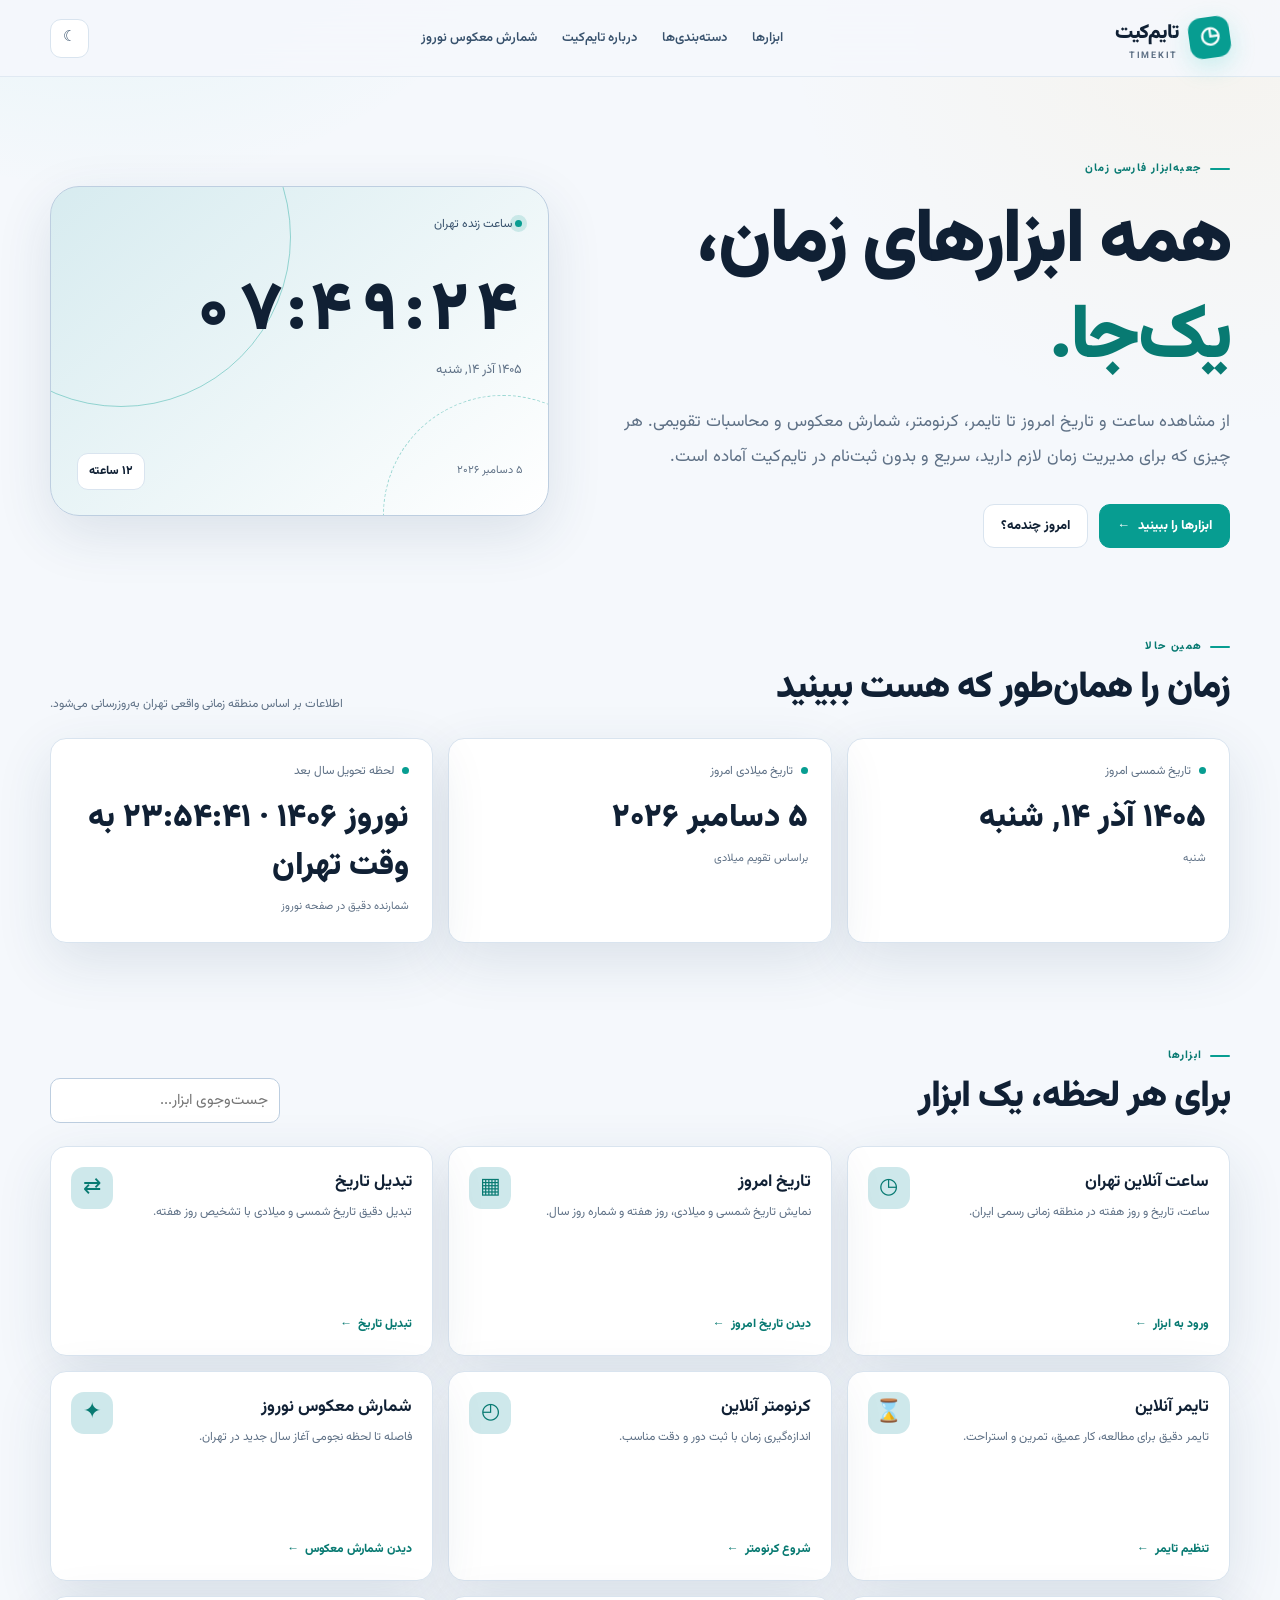
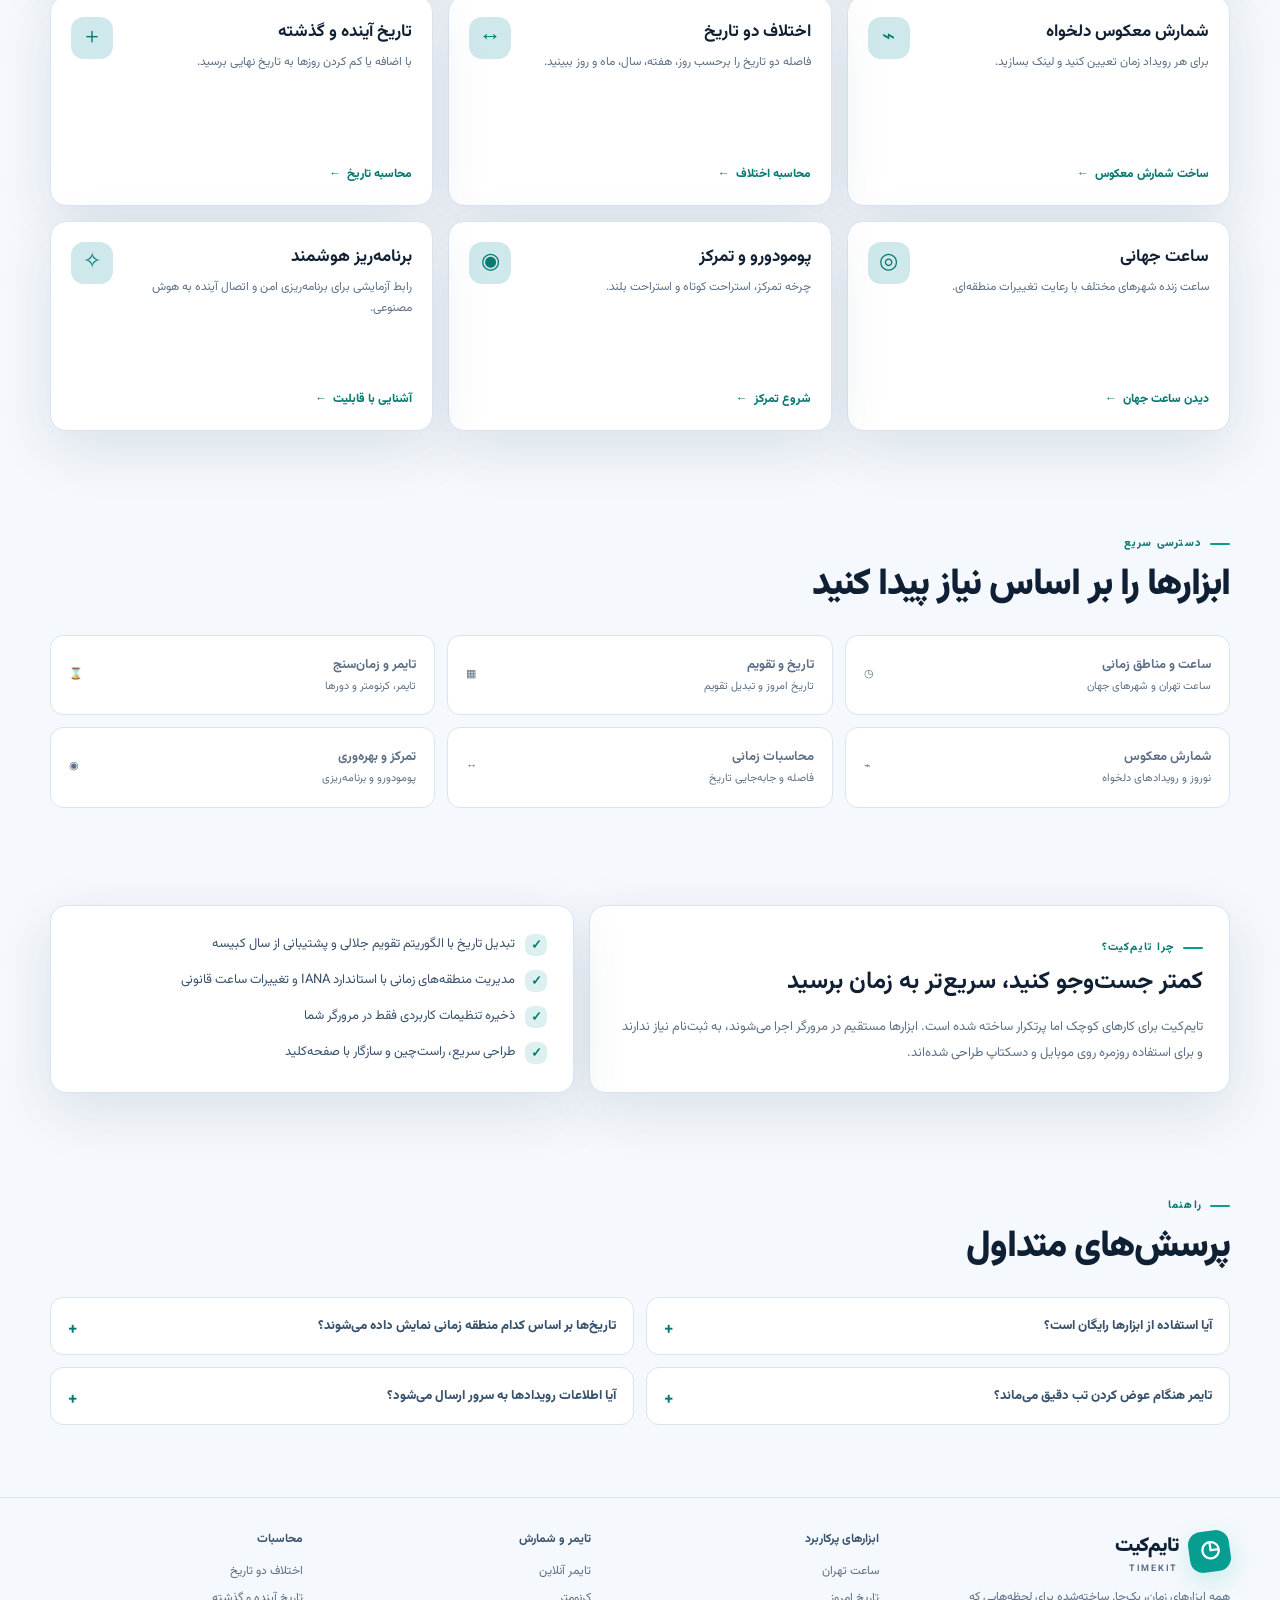
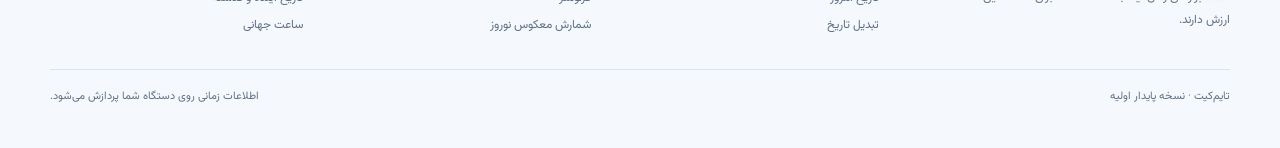
<file: index.html>
<!doctype html>
<html lang="fa" dir="rtl">
<head>
  <meta charset="utf-8">
  <meta name="viewport" content="width=device-width, initial-scale=1">
  <meta name="theme-color" content="#0b1220">
  <meta name="description" content="تایم‌کیت، جعبه‌ابزار فارسی زمان برای ساعت تهران، تاریخ امروز، تبدیل تاریخ، تایمر، کرنومتر، شمارش معکوس و محاسبات زمانی.">
  <meta property="og:title" content="تایم‌کیت | همه ابزارهای زمان، یک‌جا">
  <meta property="og:description" content="ابزارهای سریع و دقیق زمان و تاریخ، رایگان و بدون ثبت‌نام.">
  <meta property="og:type" content="website">
  <meta property="og:url" content="https://mafrashteh.github.io/timekit/">
  <link rel="canonical" href="https://mafrashteh.github.io/timekit/">
  <link rel="stylesheet" href="assets/css/styles.css">
  <title>تایم‌کیت | همه ابزارهای زمان، یک‌جا</title>
  <script type="application/ld+json">
  {
    "@context": "https://schema.org",
    "@type": "WebSite",
    "name": "تایم‌کیت",
    "alternateName": "TimeKit",
    "url": "https://mafrashteh.github.io/timekit/",
    "inLanguage": "fa-IR",
    "description": "جعبه‌ابزار فارسی ساعت، تاریخ و محاسبات زمانی"
  }
  </script>
  <script type="application/ld+json">
  {
    "@context": "https://schema.org",
    "@type": "ItemList",
    "name": "ابزارهای زمان تایم‌کیت",
    "itemListElement": [
      {"@type":"ListItem","position":1,"name":"ساعت آنلاین تهران","url":"https://mafrashteh.github.io/timekit/tools/tehran-clock.html"},
      {"@type":"ListItem","position":2,"name":"تبدیل تاریخ","url":"https://mafrashteh.github.io/timekit/tools/date-converter.html"},
      {"@type":"ListItem","position":3,"name":"تایمر آنلاین","url":"https://mafrashteh.github.io/timekit/tools/timer.html"},
      {"@type":"ListItem","position":4,"name":"شمارش معکوس نوروز","url":"https://mafrashteh.github.io/timekit/tools/nowruz.html"}
    ]
  }
  </script>
</head>
<body>
  <a class="skip-link" href="#main-content">رفتن به محتوای اصلی</a>
  <header class="site-header">
    <div class="container navbar">
      <a class="brand" href="./" aria-label="صفحه اصلی تایم‌کیت"><span class="brand-mark" aria-hidden="true">◷</span><span>تایم‌کیت<small>TIMEKIT</small></span></a>
      <nav class="main-nav" aria-label="ناوبری اصلی">
        <a href="#tools">ابزارها</a>
        <a href="#categories">دسته‌بندی‌ها</a>
        <a href="#about">درباره تایم‌کیت</a>
        <a href="tools/nowruz.html">شمارش معکوس نوروز</a>
      </nav>
      <div class="nav-actions">
        <button class="icon-button" type="button" data-theme-toggle aria-label="تغییر حالت نمایش">☼</button>
        <button class="menu-button" type="button" data-menu-toggle aria-label="باز کردن منو" aria-expanded="false">☰</button>
      </div>
    </div>
  </header>

  <main id="main-content">
    <section class="hero">
      <div class="container hero-grid">
        <div>
          <span class="eyebrow">جعبه‌ابزار فارسی زمان</span>
          <h1>همه ابزارهای زمان،<br><em>یک‌جا.</em></h1>
          <p class="hero-copy">از مشاهده ساعت و تاریخ امروز تا تایمر، کرنومتر، شمارش معکوس و محاسبات تقویمی. هر چیزی که برای مدیریت زمان لازم دارید، سریع و بدون ثبت‌نام در تایم‌کیت آماده است.</p>
          <div class="hero-actions">
            <a class="button button-primary" href="#tools">ابزارها را ببینید <span aria-hidden="true">←</span></a>
            <a class="button" href="tools/today.html">امروز چندمه؟</a>
          </div>
        </div>
        <aside class="clock-panel" aria-label="ساعت زنده تهران">
          <div class="panel-label"><span class="live-dot" aria-hidden="true"></span> ساعت زنده تهران</div>
          <div class="clock-live" data-live-clock aria-live="off">—:—:—</div>
          <div class="clock-date" data-live-persian-date>در حال دریافت تاریخ...</div>
          <div class="clock-meta"><span data-live-gregorian-date>—</span><button class="button button-small" type="button" data-clock-format-toggle>۱۲ ساعته</button></div>
        </aside>
      </div>
    </section>

    <section class="section" aria-labelledby="today-heading">
      <div class="container">
        <div class="section-heading"><div><span class="eyebrow">همین حالا</span><h2 id="today-heading">زمان را همان‌طور که هست ببینید</h2></div><p class="section-description">اطلاعات بر اساس منطقه زمانی واقعی تهران به‌روزرسانی می‌شود.</p></div>
        <div class="stat-grid">
          <article class="card stat-card"><p class="card-kicker">تاریخ شمسی امروز</p><p class="stat-value" data-live-persian-date>—</p><p class="stat-sub" data-live-weekday>—</p></article>
          <article class="card stat-card"><p class="card-kicker">تاریخ میلادی امروز</p><p class="stat-value" data-live-gregorian-date>—</p><p class="stat-sub">براساس تقویم میلادی</p></article>
          <article class="card stat-card"><p class="card-kicker">لحظه تحویل سال بعد</p><p class="stat-value" data-nowruz-label>—</p><p class="stat-sub">شمارنده دقیق در صفحه نوروز</p></article>
        </div>
      </div>
    </section>

    <section class="section" id="tools" aria-labelledby="tools-heading">
      <div class="container">
        <div class="section-heading"><div><span class="eyebrow">ابزارها</span><h2 id="tools-heading">برای هر لحظه، یک ابزار</h2></div><div><label class="sr-only" for="tool-search">جست‌وجوی ابزار</label><input id="tool-search" class="input" data-tool-search type="search" placeholder="جست‌وجوی ابزار..." autocomplete="off"></div></div>
        <div class="tool-grid">
          <article class="card tool-card" data-tool-card><div class="tool-card-top"><div><h3>ساعت آنلاین تهران</h3><p>ساعت، تاریخ و روز هفته در منطقه زمانی رسمی ایران.</p></div><span class="tool-icon" aria-hidden="true">◷</span></div><a class="tool-link" href="tools/tehran-clock.html">ورود به ابزار <span aria-hidden="true">←</span></a></article>
          <article class="card tool-card" data-tool-card><div class="tool-card-top"><div><h3>تاریخ امروز</h3><p>نمایش تاریخ شمسی و میلادی، روز هفته و شماره روز سال.</p></div><span class="tool-icon" aria-hidden="true">▦</span></div><a class="tool-link" href="tools/today.html">دیدن تاریخ امروز <span aria-hidden="true">←</span></a></article>
          <article class="card tool-card" data-tool-card><div class="tool-card-top"><div><h3>تبدیل تاریخ</h3><p>تبدیل دقیق تاریخ شمسی و میلادی با تشخیص روز هفته.</p></div><span class="tool-icon" aria-hidden="true">⇄</span></div><a class="tool-link" href="tools/date-converter.html">تبدیل تاریخ <span aria-hidden="true">←</span></a></article>
          <article class="card tool-card" data-tool-card><div class="tool-card-top"><div><h3>تایمر آنلاین</h3><p>تایمر دقیق برای مطالعه، کار عمیق، تمرین و استراحت.</p></div><span class="tool-icon" aria-hidden="true">⌛</span></div><a class="tool-link" href="tools/timer.html">تنظیم تایمر <span aria-hidden="true">←</span></a></article>
          <article class="card tool-card" data-tool-card><div class="tool-card-top"><div><h3>کرنومتر آنلاین</h3><p>اندازه‌گیری زمان با ثبت دور و دقت مناسب.</p></div><span class="tool-icon" aria-hidden="true">◴</span></div><a class="tool-link" href="tools/stopwatch.html">شروع کرنومتر <span aria-hidden="true">←</span></a></article>
          <article class="card tool-card" data-tool-card><div class="tool-card-top"><div><h3>شمارش معکوس نوروز</h3><p>فاصله تا لحظه نجومی آغاز سال جدید در تهران.</p></div><span class="tool-icon" aria-hidden="true">✦</span></div><a class="tool-link" href="tools/nowruz.html">دیدن شمارش معکوس <span aria-hidden="true">←</span></a></article>
          <article class="card tool-card" data-tool-card><div class="tool-card-top"><div><h3>شمارش معکوس دلخواه</h3><p>برای هر رویداد زمان تعیین کنید و لینک بسازید.</p></div><span class="tool-icon" aria-hidden="true">⌁</span></div><a class="tool-link" href="tools/countdown.html">ساخت شمارش معکوس <span aria-hidden="true">←</span></a></article>
          <article class="card tool-card" data-tool-card><div class="tool-card-top"><div><h3>اختلاف دو تاریخ</h3><p>فاصله دو تاریخ را برحسب روز، هفته، سال، ماه و روز ببینید.</p></div><span class="tool-icon" aria-hidden="true">↔</span></div><a class="tool-link" href="tools/date-difference.html">محاسبه اختلاف <span aria-hidden="true">←</span></a></article>
          <article class="card tool-card" data-tool-card><div class="tool-card-top"><div><h3>تاریخ آینده و گذشته</h3><p>با اضافه یا کم کردن روزها به تاریخ نهایی برسید.</p></div><span class="tool-icon" aria-hidden="true">＋</span></div><a class="tool-link" href="tools/date-add.html">محاسبه تاریخ <span aria-hidden="true">←</span></a></article>
          <article class="card tool-card" data-tool-card><div class="tool-card-top"><div><h3>ساعت جهانی</h3><p>ساعت زنده شهرهای مختلف با رعایت تغییرات منطقه‌ای.</p></div><span class="tool-icon" aria-hidden="true">◎</span></div><a class="tool-link" href="tools/world-clock.html">دیدن ساعت جهان <span aria-hidden="true">←</span></a></article>
          <article class="card tool-card" data-tool-card><div class="tool-card-top"><div><h3>پومودورو و تمرکز</h3><p>چرخه تمرکز، استراحت کوتاه و استراحت بلند.</p></div><span class="tool-icon" aria-hidden="true">◉</span></div><a class="tool-link" href="tools/pomodoro.html">شروع تمرکز <span aria-hidden="true">←</span></a></article>
          <article class="card tool-card" data-tool-card><div class="tool-card-top"><div><h3>برنامه‌ریز هوشمند</h3><p>رابط آزمایشی برای برنامه‌ریزی امن و اتصال آینده به هوش مصنوعی.</p></div><span class="tool-icon" aria-hidden="true">✧</span></div><a class="tool-link" href="tools/focus-ai.html">آشنایی با قابلیت <span aria-hidden="true">←</span></a></article>
        </div>
        <p data-search-empty hidden class="status" data-tone="info">ابزاری با این عبارت پیدا نشد.</p>
      </div>
    </section>

    <section class="section" id="categories" aria-labelledby="categories-heading">
      <div class="container">
        <div class="section-heading"><div><span class="eyebrow">دسترسی سریع</span><h2 id="categories-heading">ابزارها را بر اساس نیاز پیدا کنید</h2></div></div>
        <div class="category-grid">
          <a class="category-card" href="tools/tehran-clock.html"><span><strong>ساعت و مناطق زمانی</strong><span>ساعت تهران و شهرهای جهان</span></span><span class="category-icon">◷</span></a>
          <a class="category-card" href="tools/today.html"><span><strong>تاریخ و تقویم</strong><span>تاریخ امروز و تبدیل تقویم</span></span><span class="category-icon">▦</span></a>
          <a class="category-card" href="tools/timer.html"><span><strong>تایمر و زمان‌سنج</strong><span>تایمر، کرنومتر و دورها</span></span><span class="category-icon">⌛</span></a>
          <a class="category-card" href="tools/nowruz.html"><span><strong>شمارش معکوس</strong><span>نوروز و رویدادهای دلخواه</span></span><span class="category-icon">⌁</span></a>
          <a class="category-card" href="tools/date-difference.html"><span><strong>محاسبات زمانی</strong><span>فاصله و جابه‌جایی تاریخ</span></span><span class="category-icon">↔</span></a>
          <a class="category-card" href="tools/pomodoro.html"><span><strong>تمرکز و بهره‌وری</strong><span>پومودورو و برنامه‌ریزی</span></span><span class="category-icon">◉</span></a>
        </div>
      </div>
    </section>

    <section class="section" id="about" aria-labelledby="about-heading">
      <div class="container info-grid">
        <article class="card info-card"><span class="eyebrow">چرا تایم‌کیت؟</span><h2 id="about-heading">کمتر جست‌وجو کنید، سریع‌تر به زمان برسید</h2><p>تایم‌کیت برای کارهای کوچک اما پرتکرار ساخته شده است. ابزارها مستقیم در مرورگر اجرا می‌شوند، به ثبت‌نام نیاز ندارند و برای استفاده روزمره روی موبایل و دسکتاپ طراحی شده‌اند.</p></article>
        <article class="card info-card"><ul class="feature-list"><li>تبدیل تاریخ با الگوریتم تقویم جلالی و پشتیبانی از سال کبیسه</li><li>مدیریت منطقه‌های زمانی با استاندارد IANA و تغییرات ساعت قانونی</li><li>ذخیره تنظیمات کاربردی فقط در مرورگر شما</li><li>طراحی سریع، راست‌چین و سازگار با صفحه‌کلید</li></ul></article>
      </div>
    </section>

    <section class="section" aria-labelledby="faq-heading">
      <div class="container"><div class="section-heading"><div><span class="eyebrow">راهنما</span><h2 id="faq-heading">پرسش‌های متداول</h2></div></div>
        <div class="faq-grid">
          <details><summary>آیا استفاده از ابزارها رایگان است؟</summary><p>بله. ابزارهای اصلی تایم‌کیت بدون ثبت‌نام و بدون پرداخت قابل استفاده‌اند.</p></details>
          <details><summary>تاریخ‌ها بر اساس کدام منطقه زمانی نمایش داده می‌شوند؟</summary><p>ساعت و تاریخ امروز بر اساس منطقه زمانی Asia/Tehran نمایش داده می‌شود. ساعت جهانی منطقه زمانی هر شهر را جداگانه در نظر می‌گیرد.</p></details>
          <details><summary>تایمر هنگام عوض کردن تب دقیق می‌ماند؟</summary><p>بله. زمان پایان بر اساس ساعت واقعی دستگاه محاسبه می‌شود و به تعداد اجرای setInterval وابسته نیست.</p></details>
          <details><summary>آیا اطلاعات رویدادها به سرور ارسال می‌شود؟</summary><p>خیر. شمارش معکوس دلخواه در localStorage مرورگر شما ذخیره می‌شود و اشتراک‌گذاری فقط با لینک رمزگذاری‌شده در خود URL انجام می‌گیرد.</p></details>
        </div>
      </div>
    </section>
  </main>

  <footer class="site-footer"><div class="container"><div class="footer-grid"><div class="footer-brand"><a class="brand" href="./"><span class="brand-mark" aria-hidden="true">◷</span><span>تایم‌کیت<small>TIMEKIT</small></span></a><p>همه ابزارهای زمان، یک‌جا. ساخته‌شده برای لحظه‌هایی که ارزش دارند.</p></div><div class="footer-column"><h3>ابزارهای پرکاربرد</h3><a href="tools/tehran-clock.html">ساعت تهران</a><a href="tools/today.html">تاریخ امروز</a><a href="tools/date-converter.html">تبدیل تاریخ</a></div><div class="footer-column"><h3>تایمر و شمارش</h3><a href="tools/timer.html">تایمر آنلاین</a><a href="tools/stopwatch.html">کرنومتر</a><a href="tools/nowruz.html">شمارش معکوس نوروز</a></div><div class="footer-column"><h3>محاسبات</h3><a href="tools/date-difference.html">اختلاف دو تاریخ</a><a href="tools/date-add.html">تاریخ آینده و گذشته</a><a href="tools/world-clock.html">ساعت جهانی</a></div></div><div class="footer-bottom"><span>تایم‌کیت · نسخه پایدار اولیه</span><span>اطلاعات زمانی روی دستگاه شما پردازش می‌شود.</span></div></div></footer>
  <script src="assets/js/core.js"></script>
  <script src="assets/js/home.js"></script>
</body>
</html>
</file>
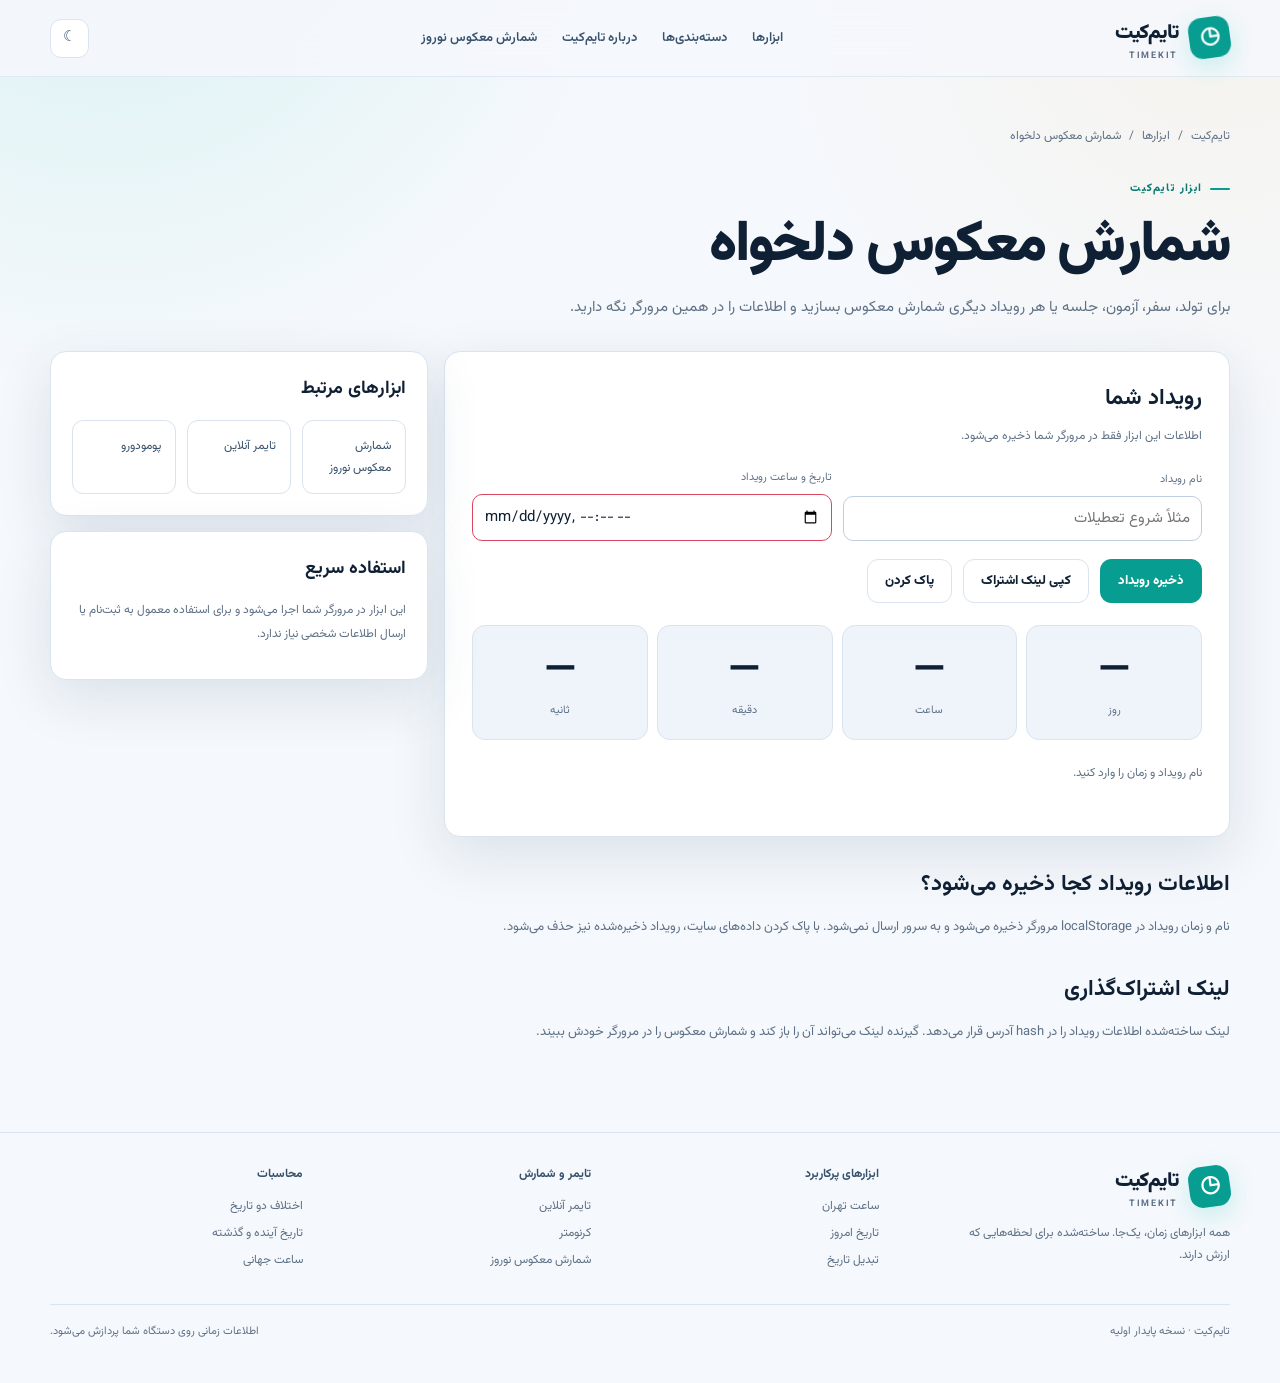
<file: tools/countdown.html>
<!doctype html>
<html lang="fa" dir="rtl">
<head>
  <meta charset="utf-8">
  <meta name="viewport" content="width=device-width, initial-scale=1">
  <meta name="theme-color" content="#0b1220">
  <meta name="description" content="برای یک رویداد نام و زمان تعیین کنید، شمارش معکوس بسازید و لینک آن را به اشتراک بگذارید.">
  <meta property="og:title" content="شمارش معکوس دلخواه | تایم‌کیت">
  <meta property="og:description" content="برای یک رویداد نام و زمان تعیین کنید، شمارش معکوس بسازید و لینک آن را به اشتراک بگذارید.">
  <meta property="og:type" content="website">
  <meta property="og:url" content="https://mafrashteh.github.io/timekit/tools/countdown.html">
  <link rel="canonical" href="https://mafrashteh.github.io/timekit/tools/countdown.html">
  <link rel="stylesheet" href="../assets/css/styles.css">
  <title>شمارش معکوس دلخواه | تایم‌کیت</title>
  <script type="application/ld+json">
  {
    "@context": "https://schema.org",
    "@type": "WebApplication",
    "name": "شمارش معکوس دلخواه | تایم‌کیت",
    "url": "https://mafrashteh.github.io/timekit/tools/countdown.html",
    "applicationCategory": "UtilitiesApplication",
    "operatingSystem": "Any",
    "inLanguage": "fa-IR",
    "description": "برای یک رویداد نام و زمان تعیین کنید، شمارش معکوس بسازید و لینک آن را به اشتراک بگذارید."
  }
  </script>
</head>
<body data-tool-page="countdown">
  <a class="skip-link" href="#main-content">رفتن به محتوای اصلی</a>
  <header class="site-header"><div class="container navbar">
    <a class="brand" href="../" aria-label="صفحه اصلی تایم‌کیت"><span class="brand-mark" aria-hidden="true">◷</span><span>تایم‌کیت<small>TIMEKIT</small></span></a>
    <nav class="main-nav" aria-label="ناوبری اصلی"><a href="../#tools">ابزارها</a><a href="../#categories">دسته‌بندی‌ها</a><a href="../#about">درباره تایم‌کیت</a><a href="nowruz.html">شمارش معکوس نوروز</a></nav>
    <div class="nav-actions"><button class="icon-button" type="button" data-theme-toggle aria-label="تغییر حالت نمایش">☼</button><button class="menu-button" type="button" data-menu-toggle aria-label="باز کردن منو" aria-expanded="false">☰</button></div>
  </div></header>
  <main id="main-content" class="tool-page"><div class="container">
    <nav class="breadcrumbs" aria-label="مسیر صفحه"><a href="../">تایم‌کیت</a><span aria-hidden="true">/</span><a href="../#tools">ابزارها</a><span aria-hidden="true">/</span><span>شمارش معکوس دلخواه</span></nav>
    <div class="page-heading"><span class="eyebrow">ابزار تایم‌کیت</span><h1>شمارش معکوس دلخواه</h1><p>برای تولد، سفر، آزمون، جلسه یا هر رویداد دیگری شمارش معکوس بسازید و اطلاعات را در همین مرورگر نگه دارید.</p></div>
    <div class="tool-shell"><section id="tool-stage" class="card tool-main-card"><div class="tool-interface"><h2 data-countdown-event>رویداد شما</h2><p>اطلاعات این ابزار فقط در مرورگر شما ذخیره می‌شود.</p><form data-countdown-form><div class="control-row"><div class="control-group" style="flex:1 1 220px"><label for="event-name">نام رویداد</label><input class="input" id="event-name" name="event-name" type="text" maxlength="80" placeholder="مثلاً شروع تعطیلات" required></div><div class="control-group" style="flex:1 1 220px"><label for="event-date">تاریخ و ساعت رویداد</label><input class="input" id="event-date" name="event-date" type="datetime-local" required></div></div><div class="control-row"><button class="button button-primary" type="submit">ذخیره رویداد</button><button class="button" type="button" data-countdown-share>کپی لینک اشتراک</button><button class="button" type="button" data-countdown-reset>پاک کردن</button></div></form><div class="countdown-grid" role="timer"><div class="countdown-box"><strong data-countdown-days>—</strong><span>روز</span></div><div class="countdown-box"><strong data-countdown-hours>—</strong><span>ساعت</span></div><div class="countdown-box"><strong data-countdown-minutes>—</strong><span>دقیقه</span></div><div class="countdown-box"><strong data-countdown-seconds>—</strong><span>ثانیه</span></div></div><p class="status" data-countdown-status aria-live="polite">نام رویداد و زمان را وارد کنید.</p></div></section><aside class="tool-side"><section class="card side-card"><h2>ابزارهای مرتبط</h2><div class="related-grid"><a href="nowruz.html">شمارش معکوس نوروز</a><a href="timer.html">تایمر آنلاین</a><a href="pomodoro.html">پومودورو</a></div></section><section class="card side-card"><h2>استفاده سریع</h2><p>این ابزار در مرورگر شما اجرا می‌شود و برای استفاده معمول به ثبت‌نام یا ارسال اطلاعات شخصی نیاز ندارد.</p></section></aside></div>
    <article class="tool-content"><h2>اطلاعات رویداد کجا ذخیره می‌شود؟</h2><p>نام و زمان رویداد در localStorage مرورگر ذخیره می‌شود و به سرور ارسال نمی‌شود. با پاک کردن داده‌های سایت، رویداد ذخیره‌شده نیز حذف می‌شود.</p><h2>لینک اشتراک‌گذاری</h2><p>لینک ساخته‌شده اطلاعات رویداد را در hash آدرس قرار می‌دهد. گیرنده لینک می‌تواند آن را باز کند و شمارش معکوس را در مرورگر خودش ببیند.</p></article>
  </div></main>
  <footer class="site-footer"><div class="container"><div class="footer-grid"><div class="footer-brand"><a class="brand" href="../"><span class="brand-mark" aria-hidden="true">◷</span><span>تایم‌کیت<small>TIMEKIT</small></span></a><p>همه ابزارهای زمان، یک‌جا. ساخته‌شده برای لحظه‌هایی که ارزش دارند.</p></div><div class="footer-column"><h3>ابزارهای پرکاربرد</h3><a href="tehran-clock.html">ساعت تهران</a><a href="today.html">تاریخ امروز</a><a href="date-converter.html">تبدیل تاریخ</a></div><div class="footer-column"><h3>تایمر و شمارش</h3><a href="timer.html">تایمر آنلاین</a><a href="stopwatch.html">کرنومتر</a><a href="nowruz.html">شمارش معکوس نوروز</a></div><div class="footer-column"><h3>محاسبات</h3><a href="date-difference.html">اختلاف دو تاریخ</a><a href="date-add.html">تاریخ آینده و گذشته</a><a href="world-clock.html">ساعت جهانی</a></div></div><div class="footer-bottom"><span>تایم‌کیت · نسخه پایدار اولیه</span><span>اطلاعات زمانی روی دستگاه شما پردازش می‌شود.</span></div></div></footer>
  <script src="../assets/js/core.js"></script><script src="../assets/js/tool-page.js"></script>
</body></html>
</file>
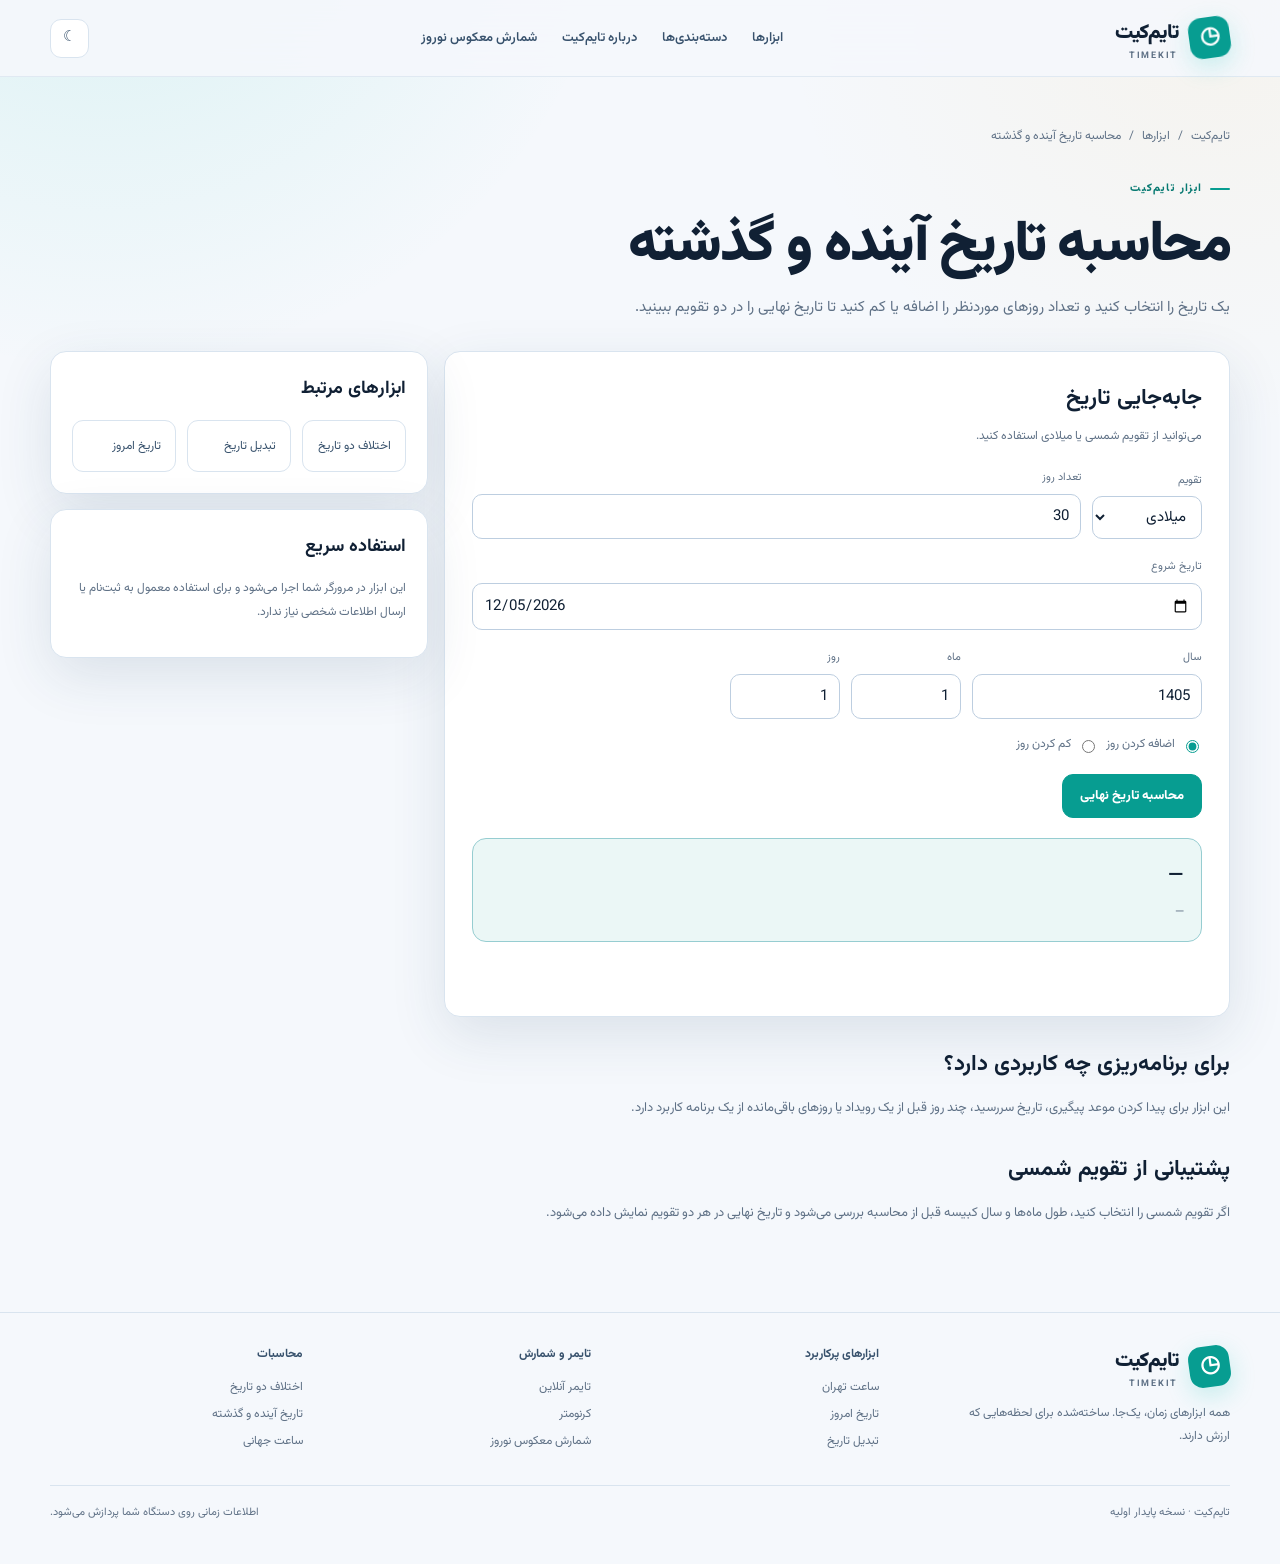
<file: tools/date-add.html>
<!doctype html>
<html lang="fa" dir="rtl">
<head>
  <meta charset="utf-8">
  <meta name="viewport" content="width=device-width, initial-scale=1">
  <meta name="theme-color" content="#0b1220">
  <meta name="description" content="با اضافه یا کم کردن تعداد روز به تاریخ شمسی یا میلادی، تاریخ نهایی را پیدا کنید.">
  <meta property="og:title" content="محاسبه تاریخ آینده و گذشته | تایم‌کیت">
  <meta property="og:description" content="با اضافه یا کم کردن تعداد روز به تاریخ شمسی یا میلادی، تاریخ نهایی را پیدا کنید.">
  <meta property="og:type" content="website">
  <meta property="og:url" content="https://mafrashteh.github.io/timekit/tools/date-add.html">
  <link rel="canonical" href="https://mafrashteh.github.io/timekit/tools/date-add.html">
  <link rel="stylesheet" href="../assets/css/styles.css">
  <title>محاسبه تاریخ آینده و گذشته | تایم‌کیت</title>
  <script type="application/ld+json">
  {
    "@context": "https://schema.org",
    "@type": "WebApplication",
    "name": "محاسبه تاریخ آینده و گذشته | تایم‌کیت",
    "url": "https://mafrashteh.github.io/timekit/tools/date-add.html",
    "applicationCategory": "UtilitiesApplication",
    "operatingSystem": "Any",
    "inLanguage": "fa-IR",
    "description": "با اضافه یا کم کردن تعداد روز به تاریخ شمسی یا میلادی، تاریخ نهایی را پیدا کنید."
  }
  </script>
</head>
<body data-tool-page="date-add">
  <a class="skip-link" href="#main-content">رفتن به محتوای اصلی</a>
  <header class="site-header"><div class="container navbar">
    <a class="brand" href="../" aria-label="صفحه اصلی تایم‌کیت"><span class="brand-mark" aria-hidden="true">◷</span><span>تایم‌کیت<small>TIMEKIT</small></span></a>
    <nav class="main-nav" aria-label="ناوبری اصلی"><a href="../#tools">ابزارها</a><a href="../#categories">دسته‌بندی‌ها</a><a href="../#about">درباره تایم‌کیت</a><a href="nowruz.html">شمارش معکوس نوروز</a></nav>
    <div class="nav-actions"><button class="icon-button" type="button" data-theme-toggle aria-label="تغییر حالت نمایش">☼</button><button class="menu-button" type="button" data-menu-toggle aria-label="باز کردن منو" aria-expanded="false">☰</button></div>
  </div></header>
  <main id="main-content" class="tool-page"><div class="container">
    <nav class="breadcrumbs" aria-label="مسیر صفحه"><a href="../">تایم‌کیت</a><span aria-hidden="true">/</span><a href="../#tools">ابزارها</a><span aria-hidden="true">/</span><span>محاسبه تاریخ آینده و گذشته</span></nav>
    <div class="page-heading"><span class="eyebrow">ابزار تایم‌کیت</span><h1>محاسبه تاریخ آینده و گذشته</h1><p>یک تاریخ را انتخاب کنید و تعداد روزهای موردنظر را اضافه یا کم کنید تا تاریخ نهایی را در دو تقویم ببینید.</p></div>
    <div class="tool-shell"><section id="tool-stage" class="card tool-main-card"><div class="tool-interface"><h2>جابه‌جایی تاریخ</h2><p>می‌توانید از تقویم شمسی یا میلادی استفاده کنید.</p><form data-date-add-form><div class="control-row"><div class="control-group"><label for="add-calendar">تقویم</label><select class="select" id="add-calendar" name="add-calendar"><option value="gregorian">میلادی</option><option value="jalali">شمسی</option></select></div><div class="control-group" style="flex:1"><label for="add-days">تعداد روز</label><input class="input" id="add-days" name="add-days" type="number" min="0" max="1000000" value="30"></div></div><div data-add-calendar-fields="gregorian" class="control-row"><div class="control-group" style="flex:1"><label for="add-date">تاریخ شروع</label><input class="input" id="add-date" name="add-date" type="date"></div></div><div data-add-calendar-fields="jalali" class="control-row" hidden><div class="control-group"><label>سال</label><input class="input" name="add-year" type="number" min="1" value="1405"></div><div class="control-group"><label>ماه</label><input class="input" name="add-month" type="number" min="1" max="12" value="1"></div><div class="control-group"><label>روز</label><input class="input" name="add-day" type="number" min="1" max="31" value="1"></div></div><div class="option-row"><label><input type="radio" name="add-operation" value="add" checked> اضافه کردن روز</label><label><input type="radio" name="add-operation" value="subtract"> کم کردن روز</label></div><div class="control-row"><button class="button button-primary" type="submit">محاسبه تاریخ نهایی</button></div></form><div class="result-box"><strong data-date-add-result>—</strong><span data-date-add-detail>—</span></div><p class="status" data-date-add-status aria-live="polite"></p></div></section><aside class="tool-side"><section class="card side-card"><h2>ابزارهای مرتبط</h2><div class="related-grid"><a href="date-difference.html">اختلاف دو تاریخ</a><a href="date-converter.html">تبدیل تاریخ</a><a href="today.html">تاریخ امروز</a></div></section><section class="card side-card"><h2>استفاده سریع</h2><p>این ابزار در مرورگر شما اجرا می‌شود و برای استفاده معمول به ثبت‌نام یا ارسال اطلاعات شخصی نیاز ندارد.</p></section></aside></div>
    <article class="tool-content"><h2>برای برنامه‌ریزی چه کاربردی دارد؟</h2><p>این ابزار برای پیدا کردن موعد پیگیری، تاریخ سررسید، چند روز قبل از یک رویداد یا روزهای باقی‌مانده از یک برنامه کاربرد دارد.</p><h2>پشتیبانی از تقویم شمسی</h2><p>اگر تقویم شمسی را انتخاب کنید، طول ماه‌ها و سال کبیسه قبل از محاسبه بررسی می‌شود و تاریخ نهایی در هر دو تقویم نمایش داده می‌شود.</p></article>
  </div></main>
  <footer class="site-footer"><div class="container"><div class="footer-grid"><div class="footer-brand"><a class="brand" href="../"><span class="brand-mark" aria-hidden="true">◷</span><span>تایم‌کیت<small>TIMEKIT</small></span></a><p>همه ابزارهای زمان، یک‌جا. ساخته‌شده برای لحظه‌هایی که ارزش دارند.</p></div><div class="footer-column"><h3>ابزارهای پرکاربرد</h3><a href="tehran-clock.html">ساعت تهران</a><a href="today.html">تاریخ امروز</a><a href="date-converter.html">تبدیل تاریخ</a></div><div class="footer-column"><h3>تایمر و شمارش</h3><a href="timer.html">تایمر آنلاین</a><a href="stopwatch.html">کرنومتر</a><a href="nowruz.html">شمارش معکوس نوروز</a></div><div class="footer-column"><h3>محاسبات</h3><a href="date-difference.html">اختلاف دو تاریخ</a><a href="date-add.html">تاریخ آینده و گذشته</a><a href="world-clock.html">ساعت جهانی</a></div></div><div class="footer-bottom"><span>تایم‌کیت · نسخه پایدار اولیه</span><span>اطلاعات زمانی روی دستگاه شما پردازش می‌شود.</span></div></div></footer>
  <script src="../assets/js/core.js"></script><script src="../assets/js/tool-page.js"></script>
</body></html>
</file>
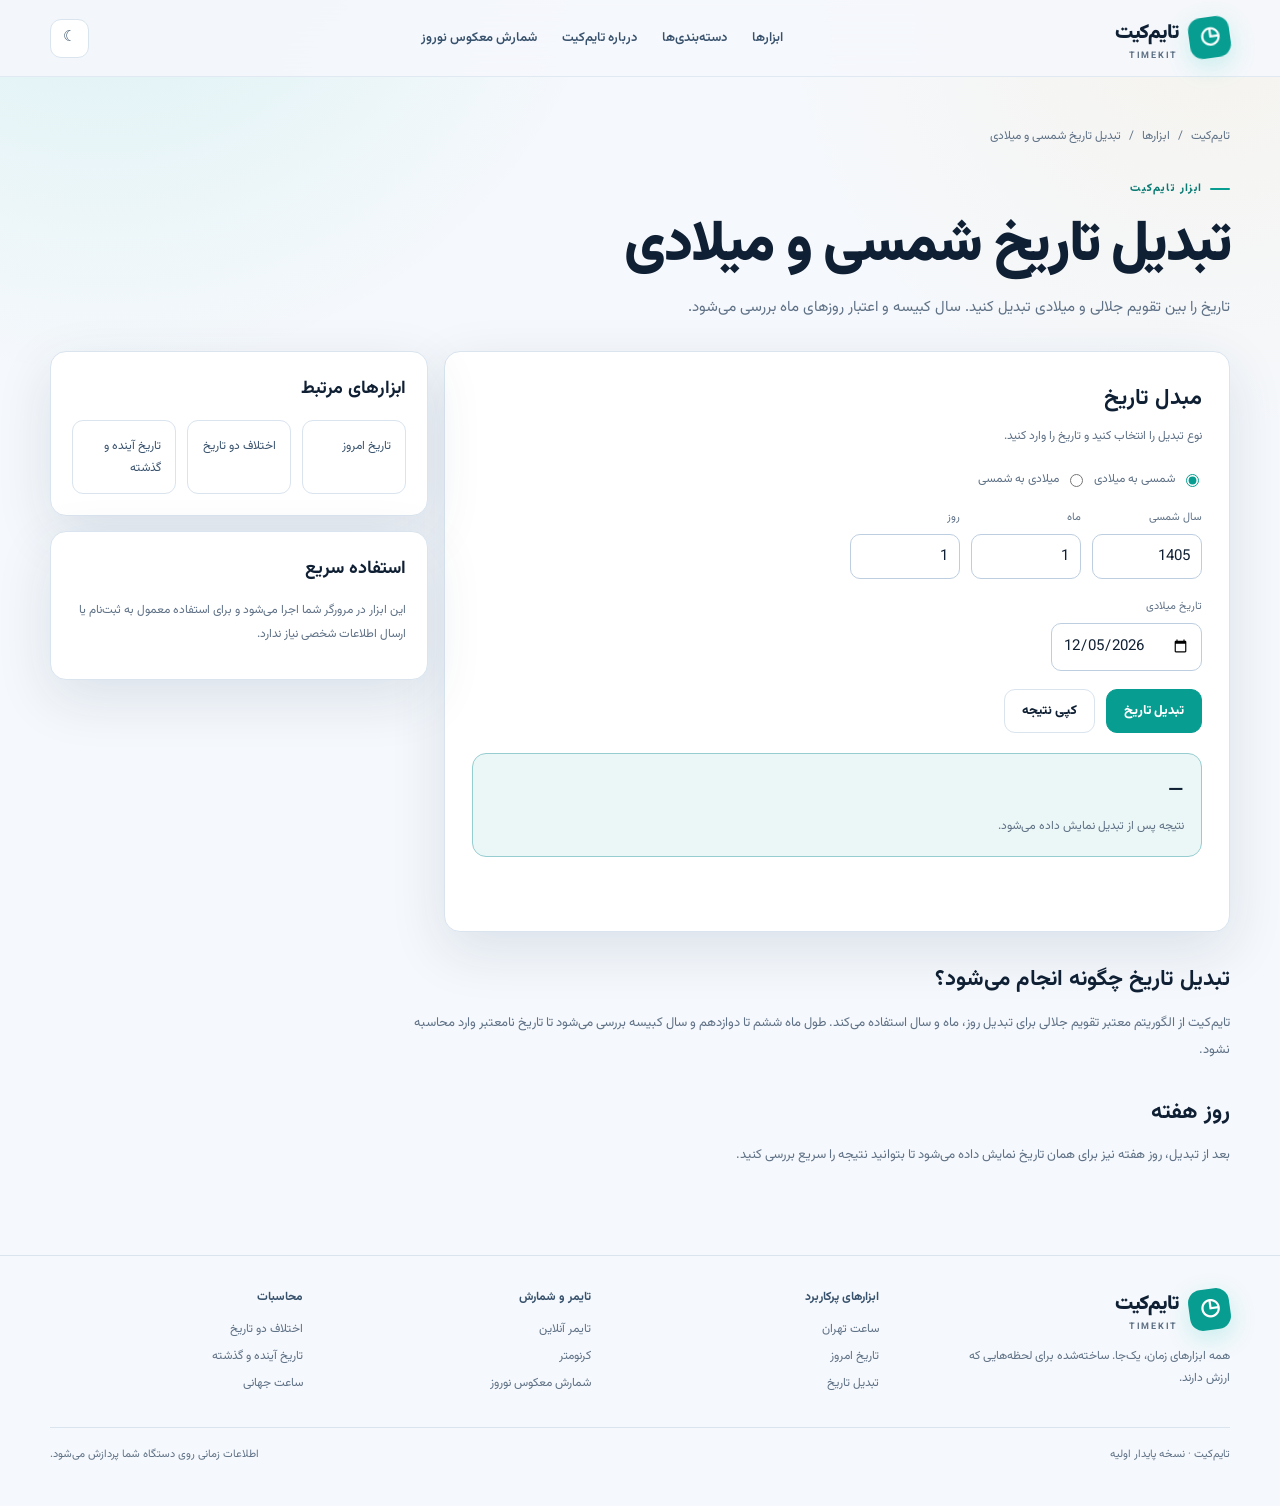
<file: tools/date-converter.html>
<!doctype html>
<html lang="fa" dir="rtl">
<head>
  <meta charset="utf-8">
  <meta name="viewport" content="width=device-width, initial-scale=1">
  <meta name="theme-color" content="#0b1220">
  <meta name="description" content="تاریخ شمسی را به میلادی و تاریخ میلادی را به شمسی تبدیل کنید و روز هفته را ببینید.">
  <meta property="og:title" content="تبدیل تاریخ شمسی و میلادی | تایم‌کیت">
  <meta property="og:description" content="تاریخ شمسی را به میلادی و تاریخ میلادی را به شمسی تبدیل کنید و روز هفته را ببینید.">
  <meta property="og:type" content="website">
  <meta property="og:url" content="https://mafrashteh.github.io/timekit/tools/date-converter.html">
  <link rel="canonical" href="https://mafrashteh.github.io/timekit/tools/date-converter.html">
  <link rel="stylesheet" href="../assets/css/styles.css">
  <title>تبدیل تاریخ شمسی و میلادی | تایم‌کیت</title>
  <script type="application/ld+json">
  {
    "@context": "https://schema.org",
    "@type": "WebApplication",
    "name": "تبدیل تاریخ شمسی و میلادی | تایم‌کیت",
    "url": "https://mafrashteh.github.io/timekit/tools/date-converter.html",
    "applicationCategory": "UtilitiesApplication",
    "operatingSystem": "Any",
    "inLanguage": "fa-IR",
    "description": "تاریخ شمسی را به میلادی و تاریخ میلادی را به شمسی تبدیل کنید و روز هفته را ببینید."
  }
  </script>
</head>
<body data-tool-page="date-converter">
  <a class="skip-link" href="#main-content">رفتن به محتوای اصلی</a>
  <header class="site-header"><div class="container navbar">
    <a class="brand" href="../" aria-label="صفحه اصلی تایم‌کیت"><span class="brand-mark" aria-hidden="true">◷</span><span>تایم‌کیت<small>TIMEKIT</small></span></a>
    <nav class="main-nav" aria-label="ناوبری اصلی"><a href="../#tools">ابزارها</a><a href="../#categories">دسته‌بندی‌ها</a><a href="../#about">درباره تایم‌کیت</a><a href="nowruz.html">شمارش معکوس نوروز</a></nav>
    <div class="nav-actions"><button class="icon-button" type="button" data-theme-toggle aria-label="تغییر حالت نمایش">☼</button><button class="menu-button" type="button" data-menu-toggle aria-label="باز کردن منو" aria-expanded="false">☰</button></div>
  </div></header>
  <main id="main-content" class="tool-page"><div class="container">
    <nav class="breadcrumbs" aria-label="مسیر صفحه"><a href="../">تایم‌کیت</a><span aria-hidden="true">/</span><a href="../#tools">ابزارها</a><span aria-hidden="true">/</span><span>تبدیل تاریخ شمسی و میلادی</span></nav>
    <div class="page-heading"><span class="eyebrow">ابزار تایم‌کیت</span><h1>تبدیل تاریخ شمسی و میلادی</h1><p>تاریخ را بین تقویم جلالی و میلادی تبدیل کنید. سال کبیسه و اعتبار روزهای ماه بررسی می‌شود.</p></div>
    <div class="tool-shell"><section id="tool-stage" class="card tool-main-card"><div class="tool-interface"><h2>مبدل تاریخ</h2><p>نوع تبدیل را انتخاب کنید و تاریخ را وارد کنید.</p><form data-converter-form novalidate><div class="option-row"><label><input type="radio" name="converter-direction" value="jalali-to-gregorian" checked> شمسی به میلادی</label><label><input type="radio" name="converter-direction" value="gregorian-to-jalali"> میلادی به شمسی</label></div><div data-jalali-fields class="control-row"><div class="control-group"><label for="jy">سال شمسی</label><input class="input" id="jy" name="jy" type="number" min="1" max="3177" value="1405" required></div><div class="control-group"><label for="jm">ماه</label><input class="input" id="jm" name="jm" type="number" min="1" max="12" value="1" required></div><div class="control-group"><label for="jd">روز</label><input class="input" id="jd" name="jd" type="number" min="1" max="31" value="1" required></div></div><div data-gregorian-fields class="control-row" hidden><div class="control-group"><label for="gregorian-input">تاریخ میلادی</label><input class="input" id="gregorian-input" name="gregorian" type="date"></div></div><div class="control-row"><button class="button button-primary" type="submit">تبدیل تاریخ</button><button class="button" type="button" data-copy-converter>کپی نتیجه</button></div></form><div class="result-box"><strong data-converter-result>—</strong><span data-converter-detail>نتیجه پس از تبدیل نمایش داده می‌شود.</span></div><p class="status" data-converter-status aria-live="polite"></p></div></section><aside class="tool-side"><section class="card side-card"><h2>ابزارهای مرتبط</h2><div class="related-grid"><a href="today.html">تاریخ امروز</a><a href="date-difference.html">اختلاف دو تاریخ</a><a href="date-add.html">تاریخ آینده و گذشته</a></div></section><section class="card side-card"><h2>استفاده سریع</h2><p>این ابزار در مرورگر شما اجرا می‌شود و برای استفاده معمول به ثبت‌نام یا ارسال اطلاعات شخصی نیاز ندارد.</p></section></aside></div>
    <article class="tool-content"><h2>تبدیل تاریخ چگونه انجام می‌شود؟</h2><p>تایم‌کیت از الگوریتم معتبر تقویم جلالی برای تبدیل روز، ماه و سال استفاده می‌کند. طول ماه ششم تا دوازدهم و سال کبیسه بررسی می‌شود تا تاریخ نامعتبر وارد محاسبه نشود.</p><h2>روز هفته</h2><p>بعد از تبدیل، روز هفته نیز برای همان تاریخ نمایش داده می‌شود تا بتوانید نتیجه را سریع بررسی کنید.</p></article>
  </div></main>
  <footer class="site-footer"><div class="container"><div class="footer-grid"><div class="footer-brand"><a class="brand" href="../"><span class="brand-mark" aria-hidden="true">◷</span><span>تایم‌کیت<small>TIMEKIT</small></span></a><p>همه ابزارهای زمان، یک‌جا. ساخته‌شده برای لحظه‌هایی که ارزش دارند.</p></div><div class="footer-column"><h3>ابزارهای پرکاربرد</h3><a href="tehran-clock.html">ساعت تهران</a><a href="today.html">تاریخ امروز</a><a href="date-converter.html">تبدیل تاریخ</a></div><div class="footer-column"><h3>تایمر و شمارش</h3><a href="timer.html">تایمر آنلاین</a><a href="stopwatch.html">کرنومتر</a><a href="nowruz.html">شمارش معکوس نوروز</a></div><div class="footer-column"><h3>محاسبات</h3><a href="date-difference.html">اختلاف دو تاریخ</a><a href="date-add.html">تاریخ آینده و گذشته</a><a href="world-clock.html">ساعت جهانی</a></div></div><div class="footer-bottom"><span>تایم‌کیت · نسخه پایدار اولیه</span><span>اطلاعات زمانی روی دستگاه شما پردازش می‌شود.</span></div></div></footer>
  <script src="../assets/js/core.js"></script><script src="../assets/js/tool-page.js"></script>
</body></html>
</file>
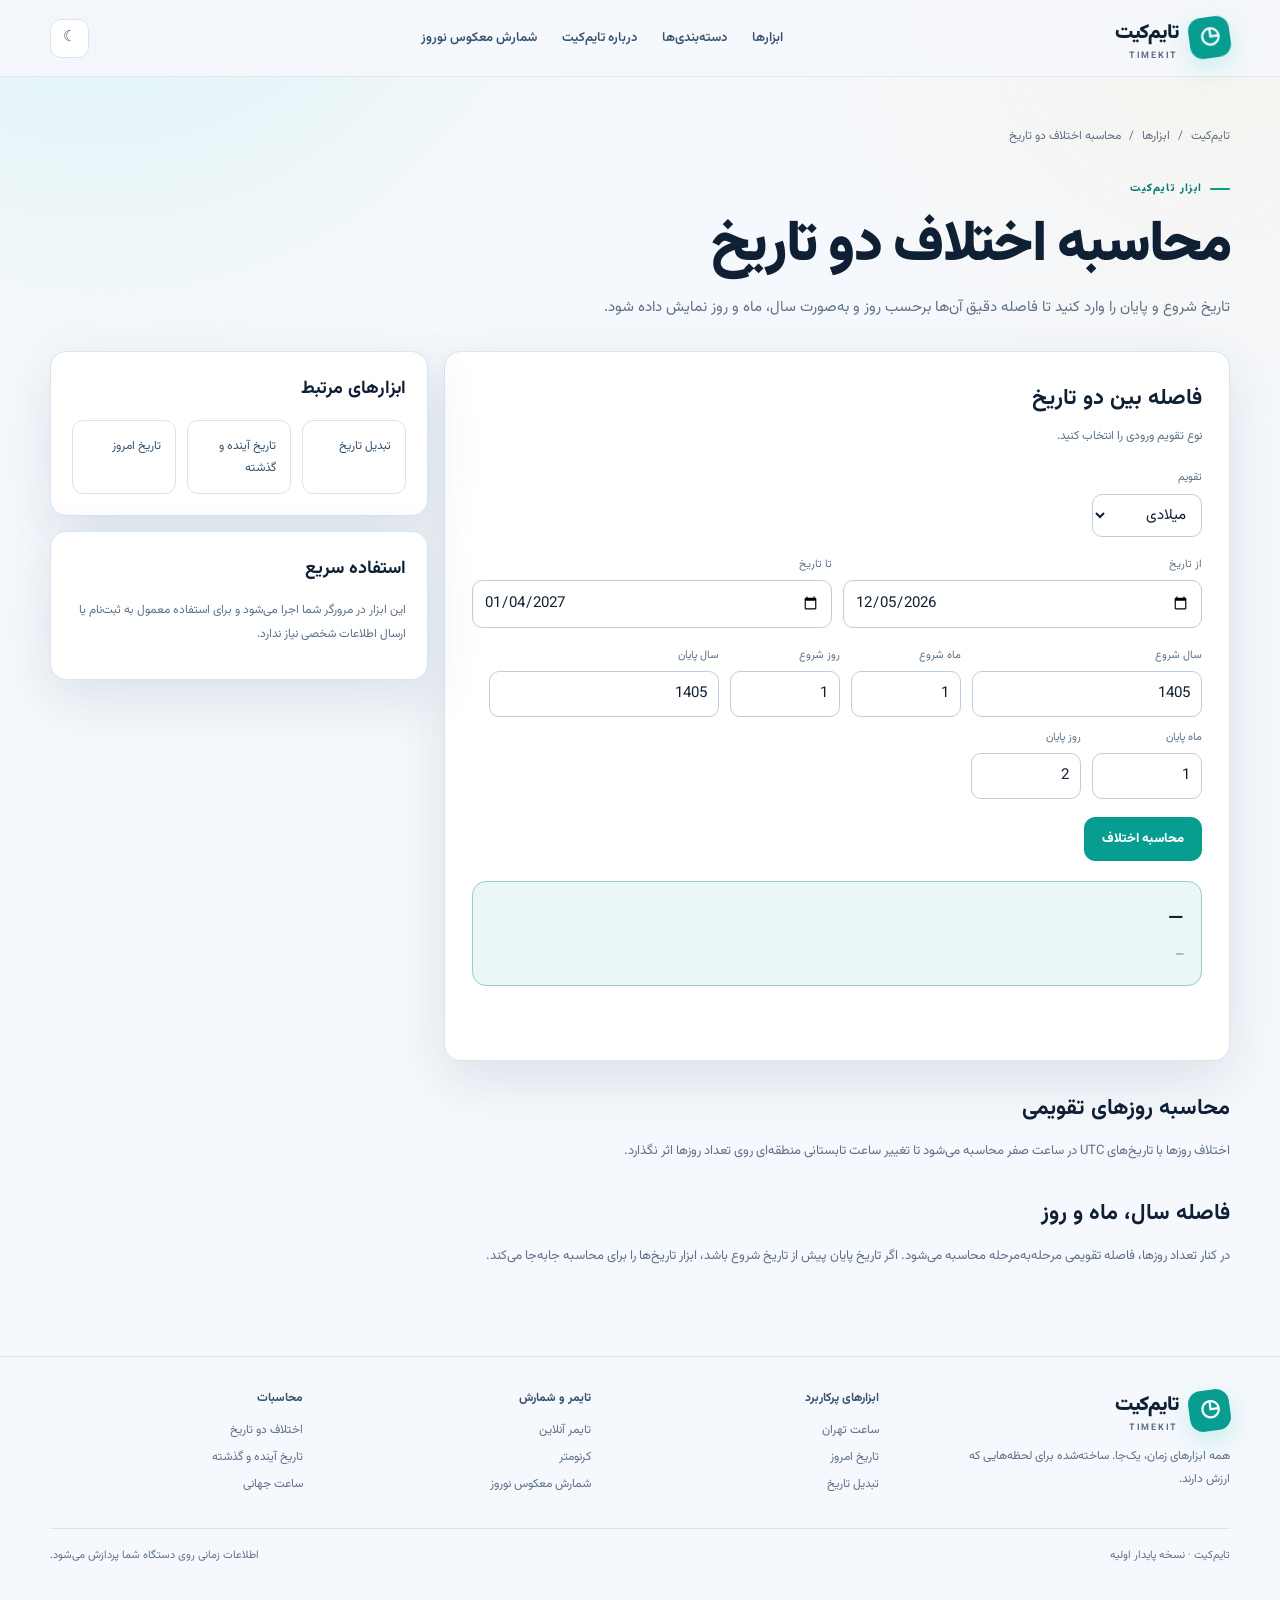
<file: tools/date-difference.html>
<!doctype html>
<html lang="fa" dir="rtl">
<head>
  <meta charset="utf-8">
  <meta name="viewport" content="width=device-width, initial-scale=1">
  <meta name="theme-color" content="#0b1220">
  <meta name="description" content="تعداد روزها و فاصله تقویمی بین دو تاریخ شمسی یا میلادی را محاسبه کنید.">
  <meta property="og:title" content="محاسبه اختلاف دو تاریخ | تایم‌کیت">
  <meta property="og:description" content="تعداد روزها و فاصله تقویمی بین دو تاریخ شمسی یا میلادی را محاسبه کنید.">
  <meta property="og:type" content="website">
  <meta property="og:url" content="https://mafrashteh.github.io/timekit/tools/date-difference.html">
  <link rel="canonical" href="https://mafrashteh.github.io/timekit/tools/date-difference.html">
  <link rel="stylesheet" href="../assets/css/styles.css">
  <title>محاسبه اختلاف دو تاریخ | تایم‌کیت</title>
  <script type="application/ld+json">
  {
    "@context": "https://schema.org",
    "@type": "WebApplication",
    "name": "محاسبه اختلاف دو تاریخ | تایم‌کیت",
    "url": "https://mafrashteh.github.io/timekit/tools/date-difference.html",
    "applicationCategory": "UtilitiesApplication",
    "operatingSystem": "Any",
    "inLanguage": "fa-IR",
    "description": "تعداد روزها و فاصله تقویمی بین دو تاریخ شمسی یا میلادی را محاسبه کنید."
  }
  </script>
</head>
<body data-tool-page="date-difference">
  <a class="skip-link" href="#main-content">رفتن به محتوای اصلی</a>
  <header class="site-header"><div class="container navbar">
    <a class="brand" href="../" aria-label="صفحه اصلی تایم‌کیت"><span class="brand-mark" aria-hidden="true">◷</span><span>تایم‌کیت<small>TIMEKIT</small></span></a>
    <nav class="main-nav" aria-label="ناوبری اصلی"><a href="../#tools">ابزارها</a><a href="../#categories">دسته‌بندی‌ها</a><a href="../#about">درباره تایم‌کیت</a><a href="nowruz.html">شمارش معکوس نوروز</a></nav>
    <div class="nav-actions"><button class="icon-button" type="button" data-theme-toggle aria-label="تغییر حالت نمایش">☼</button><button class="menu-button" type="button" data-menu-toggle aria-label="باز کردن منو" aria-expanded="false">☰</button></div>
  </div></header>
  <main id="main-content" class="tool-page"><div class="container">
    <nav class="breadcrumbs" aria-label="مسیر صفحه"><a href="../">تایم‌کیت</a><span aria-hidden="true">/</span><a href="../#tools">ابزارها</a><span aria-hidden="true">/</span><span>محاسبه اختلاف دو تاریخ</span></nav>
    <div class="page-heading"><span class="eyebrow">ابزار تایم‌کیت</span><h1>محاسبه اختلاف دو تاریخ</h1><p>تاریخ شروع و پایان را وارد کنید تا فاصله دقیق آن‌ها برحسب روز و به‌صورت سال، ماه و روز نمایش داده شود.</p></div>
    <div class="tool-shell"><section id="tool-stage" class="card tool-main-card"><div class="tool-interface"><h2>فاصله بین دو تاریخ</h2><p>نوع تقویم ورودی را انتخاب کنید.</p><form data-difference-form><div class="control-row"><div class="control-group"><label for="difference-calendar">تقویم</label><select class="select" id="difference-calendar" name="difference-calendar"><option value="gregorian">میلادی</option><option value="jalali">شمسی</option></select></div></div><div data-calendar-fields="gregorian" class="control-row"><div class="control-group" style="flex:1"><label for="from-date">از تاریخ</label><input class="input" id="from-date" name="from-date" type="date"></div><div class="control-group" style="flex:1"><label for="to-date">تا تاریخ</label><input class="input" id="to-date" name="to-date" type="date"></div></div><div data-calendar-fields="jalali" class="control-row" hidden><div class="control-group"><label>سال شروع</label><input class="input" name="from-year" type="number" min="1" value="1405"></div><div class="control-group"><label>ماه شروع</label><input class="input" name="from-month" type="number" min="1" max="12" value="1"></div><div class="control-group"><label>روز شروع</label><input class="input" name="from-day" type="number" min="1" max="31" value="1"></div><div class="control-group"><label>سال پایان</label><input class="input" name="to-year" type="number" min="1" value="1405"></div><div class="control-group"><label>ماه پایان</label><input class="input" name="to-month" type="number" min="1" max="12" value="1"></div><div class="control-group"><label>روز پایان</label><input class="input" name="to-day" type="number" min="1" max="31" value="2"></div></div><div class="control-row"><button class="button button-primary" type="submit">محاسبه اختلاف</button></div></form><div class="result-box"><strong data-difference-result>—</strong><span data-difference-detail>—</span></div><p class="status" data-difference-status aria-live="polite"></p></div></section><aside class="tool-side"><section class="card side-card"><h2>ابزارهای مرتبط</h2><div class="related-grid"><a href="date-converter.html">تبدیل تاریخ</a><a href="date-add.html">تاریخ آینده و گذشته</a><a href="today.html">تاریخ امروز</a></div></section><section class="card side-card"><h2>استفاده سریع</h2><p>این ابزار در مرورگر شما اجرا می‌شود و برای استفاده معمول به ثبت‌نام یا ارسال اطلاعات شخصی نیاز ندارد.</p></section></aside></div>
    <article class="tool-content"><h2>محاسبه روزهای تقویمی</h2><p>اختلاف روزها با تاریخ‌های UTC در ساعت صفر محاسبه می‌شود تا تغییر ساعت تابستانی منطقه‌ای روی تعداد روزها اثر نگذارد.</p><h2>فاصله سال، ماه و روز</h2><p>در کنار تعداد روزها، فاصله تقویمی مرحله‌به‌مرحله محاسبه می‌شود. اگر تاریخ پایان پیش از تاریخ شروع باشد، ابزار تاریخ‌ها را برای محاسبه جابه‌جا می‌کند.</p></article>
  </div></main>
  <footer class="site-footer"><div class="container"><div class="footer-grid"><div class="footer-brand"><a class="brand" href="../"><span class="brand-mark" aria-hidden="true">◷</span><span>تایم‌کیت<small>TIMEKIT</small></span></a><p>همه ابزارهای زمان، یک‌جا. ساخته‌شده برای لحظه‌هایی که ارزش دارند.</p></div><div class="footer-column"><h3>ابزارهای پرکاربرد</h3><a href="tehran-clock.html">ساعت تهران</a><a href="today.html">تاریخ امروز</a><a href="date-converter.html">تبدیل تاریخ</a></div><div class="footer-column"><h3>تایمر و شمارش</h3><a href="timer.html">تایمر آنلاین</a><a href="stopwatch.html">کرنومتر</a><a href="nowruz.html">شمارش معکوس نوروز</a></div><div class="footer-column"><h3>محاسبات</h3><a href="date-difference.html">اختلاف دو تاریخ</a><a href="date-add.html">تاریخ آینده و گذشته</a><a href="world-clock.html">ساعت جهانی</a></div></div><div class="footer-bottom"><span>تایم‌کیت · نسخه پایدار اولیه</span><span>اطلاعات زمانی روی دستگاه شما پردازش می‌شود.</span></div></div></footer>
  <script src="../assets/js/core.js"></script><script src="../assets/js/tool-page.js"></script>
</body></html>
</file>
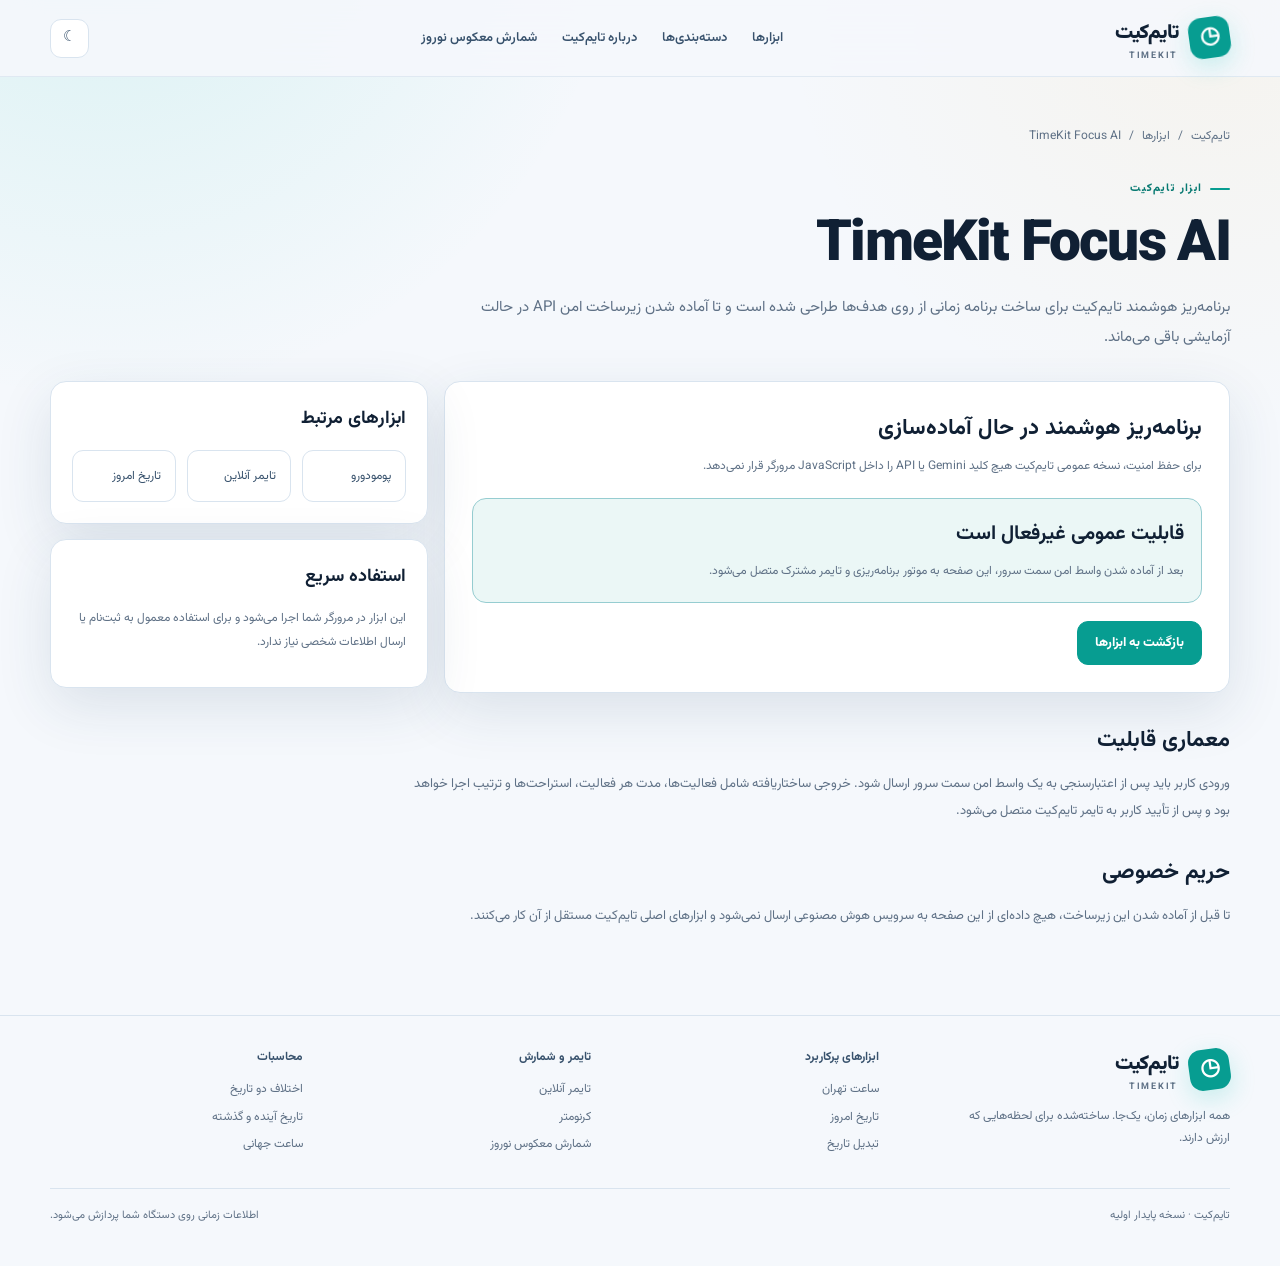
<file: tools/focus-ai.html>
<!doctype html>
<html lang="fa" dir="rtl">
<head>
  <meta charset="utf-8">
  <meta name="viewport" content="width=device-width, initial-scale=1">
  <meta name="theme-color" content="#0b1220">
  <meta name="description" content="رابط آزمایشی برنامه‌ریز هوشمند زمان تایم‌کیت، بدون ارسال اطلاعات به سرویس هوش مصنوعی.">
  <meta property="og:title" content="TimeKit Focus AI | تایم‌کیت">
  <meta property="og:description" content="رابط آزمایشی برنامه‌ریز هوشمند زمان تایم‌کیت، بدون ارسال اطلاعات به سرویس هوش مصنوعی.">
  <meta property="og:type" content="website">
  <meta property="og:url" content="https://mafrashteh.github.io/timekit/tools/focus-ai.html">
  <link rel="canonical" href="https://mafrashteh.github.io/timekit/tools/focus-ai.html">
  <link rel="stylesheet" href="../assets/css/styles.css">
  <title>TimeKit Focus AI | تایم‌کیت</title>
  <script type="application/ld+json">
  {
    "@context": "https://schema.org",
    "@type": "WebApplication",
    "name": "TimeKit Focus AI | تایم‌کیت",
    "url": "https://mafrashteh.github.io/timekit/tools/focus-ai.html",
    "applicationCategory": "UtilitiesApplication",
    "operatingSystem": "Any",
    "inLanguage": "fa-IR",
    "description": "رابط آزمایشی برنامه‌ریز هوشمند زمان تایم‌کیت، بدون ارسال اطلاعات به سرویس هوش مصنوعی."
  }
  </script>
</head>
<body data-tool-page="focus-ai">
  <a class="skip-link" href="#main-content">رفتن به محتوای اصلی</a>
  <header class="site-header"><div class="container navbar">
    <a class="brand" href="../" aria-label="صفحه اصلی تایم‌کیت"><span class="brand-mark" aria-hidden="true">◷</span><span>تایم‌کیت<small>TIMEKIT</small></span></a>
    <nav class="main-nav" aria-label="ناوبری اصلی"><a href="../#tools">ابزارها</a><a href="../#categories">دسته‌بندی‌ها</a><a href="../#about">درباره تایم‌کیت</a><a href="nowruz.html">شمارش معکوس نوروز</a></nav>
    <div class="nav-actions"><button class="icon-button" type="button" data-theme-toggle aria-label="تغییر حالت نمایش">☼</button><button class="menu-button" type="button" data-menu-toggle aria-label="باز کردن منو" aria-expanded="false">☰</button></div>
  </div></header>
  <main id="main-content" class="tool-page"><div class="container">
    <nav class="breadcrumbs" aria-label="مسیر صفحه"><a href="../">تایم‌کیت</a><span aria-hidden="true">/</span><a href="../#tools">ابزارها</a><span aria-hidden="true">/</span><span>TimeKit Focus AI</span></nav>
    <div class="page-heading"><span class="eyebrow">ابزار تایم‌کیت</span><h1>TimeKit Focus AI</h1><p>برنامه‌ریز هوشمند تایم‌کیت برای ساخت برنامه زمانی از روی هدف‌ها طراحی شده است و تا آماده شدن زیرساخت امن API در حالت آزمایشی باقی می‌ماند.</p></div>
    <div class="tool-shell"><section id="tool-stage" class="card tool-main-card"><div class="tool-interface"><h2>برنامه‌ریز هوشمند در حال آماده‌سازی</h2><p>برای حفظ امنیت، نسخه عمومی تایم‌کیت هیچ کلید Gemini یا API را داخل JavaScript مرورگر قرار نمی‌دهد.</p><div class="result-box"><strong>قابلیت عمومی غیرفعال است</strong><span>بعد از آماده شدن واسط امن سمت سرور، این صفحه به موتور برنامه‌ریزی و تایمر مشترک متصل می‌شود.</span></div><div class="control-row"><a class="button button-primary" href="../#tools">بازگشت به ابزارها</a></div></div></section><aside class="tool-side"><section class="card side-card"><h2>ابزارهای مرتبط</h2><div class="related-grid"><a href="pomodoro.html">پومودورو</a><a href="timer.html">تایمر آنلاین</a><a href="today.html">تاریخ امروز</a></div></section><section class="card side-card"><h2>استفاده سریع</h2><p>این ابزار در مرورگر شما اجرا می‌شود و برای استفاده معمول به ثبت‌نام یا ارسال اطلاعات شخصی نیاز ندارد.</p></section></aside></div>
    <article class="tool-content"><h2>معماری قابلیت</h2><p>ورودی کاربر باید پس از اعتبارسنجی به یک واسط امن سمت سرور ارسال شود. خروجی ساختاریافته شامل فعالیت‌ها، مدت هر فعالیت، استراحت‌ها و ترتیب اجرا خواهد بود و پس از تأیید کاربر به تایمر تایم‌کیت متصل می‌شود.</p><h2>حریم خصوصی</h2><p>تا قبل از آماده شدن این زیرساخت، هیچ داده‌ای از این صفحه به سرویس هوش مصنوعی ارسال نمی‌شود و ابزارهای اصلی تایم‌کیت مستقل از آن کار می‌کنند.</p></article>
  </div></main>
  <footer class="site-footer"><div class="container"><div class="footer-grid"><div class="footer-brand"><a class="brand" href="../"><span class="brand-mark" aria-hidden="true">◷</span><span>تایم‌کیت<small>TIMEKIT</small></span></a><p>همه ابزارهای زمان، یک‌جا. ساخته‌شده برای لحظه‌هایی که ارزش دارند.</p></div><div class="footer-column"><h3>ابزارهای پرکاربرد</h3><a href="tehran-clock.html">ساعت تهران</a><a href="today.html">تاریخ امروز</a><a href="date-converter.html">تبدیل تاریخ</a></div><div class="footer-column"><h3>تایمر و شمارش</h3><a href="timer.html">تایمر آنلاین</a><a href="stopwatch.html">کرنومتر</a><a href="nowruz.html">شمارش معکوس نوروز</a></div><div class="footer-column"><h3>محاسبات</h3><a href="date-difference.html">اختلاف دو تاریخ</a><a href="date-add.html">تاریخ آینده و گذشته</a><a href="world-clock.html">ساعت جهانی</a></div></div><div class="footer-bottom"><span>تایم‌کیت · نسخه پایدار اولیه</span><span>اطلاعات زمانی روی دستگاه شما پردازش می‌شود.</span></div></div></footer>
  <script src="../assets/js/core.js"></script><script src="../assets/js/tool-page.js"></script>
</body></html>
</file>
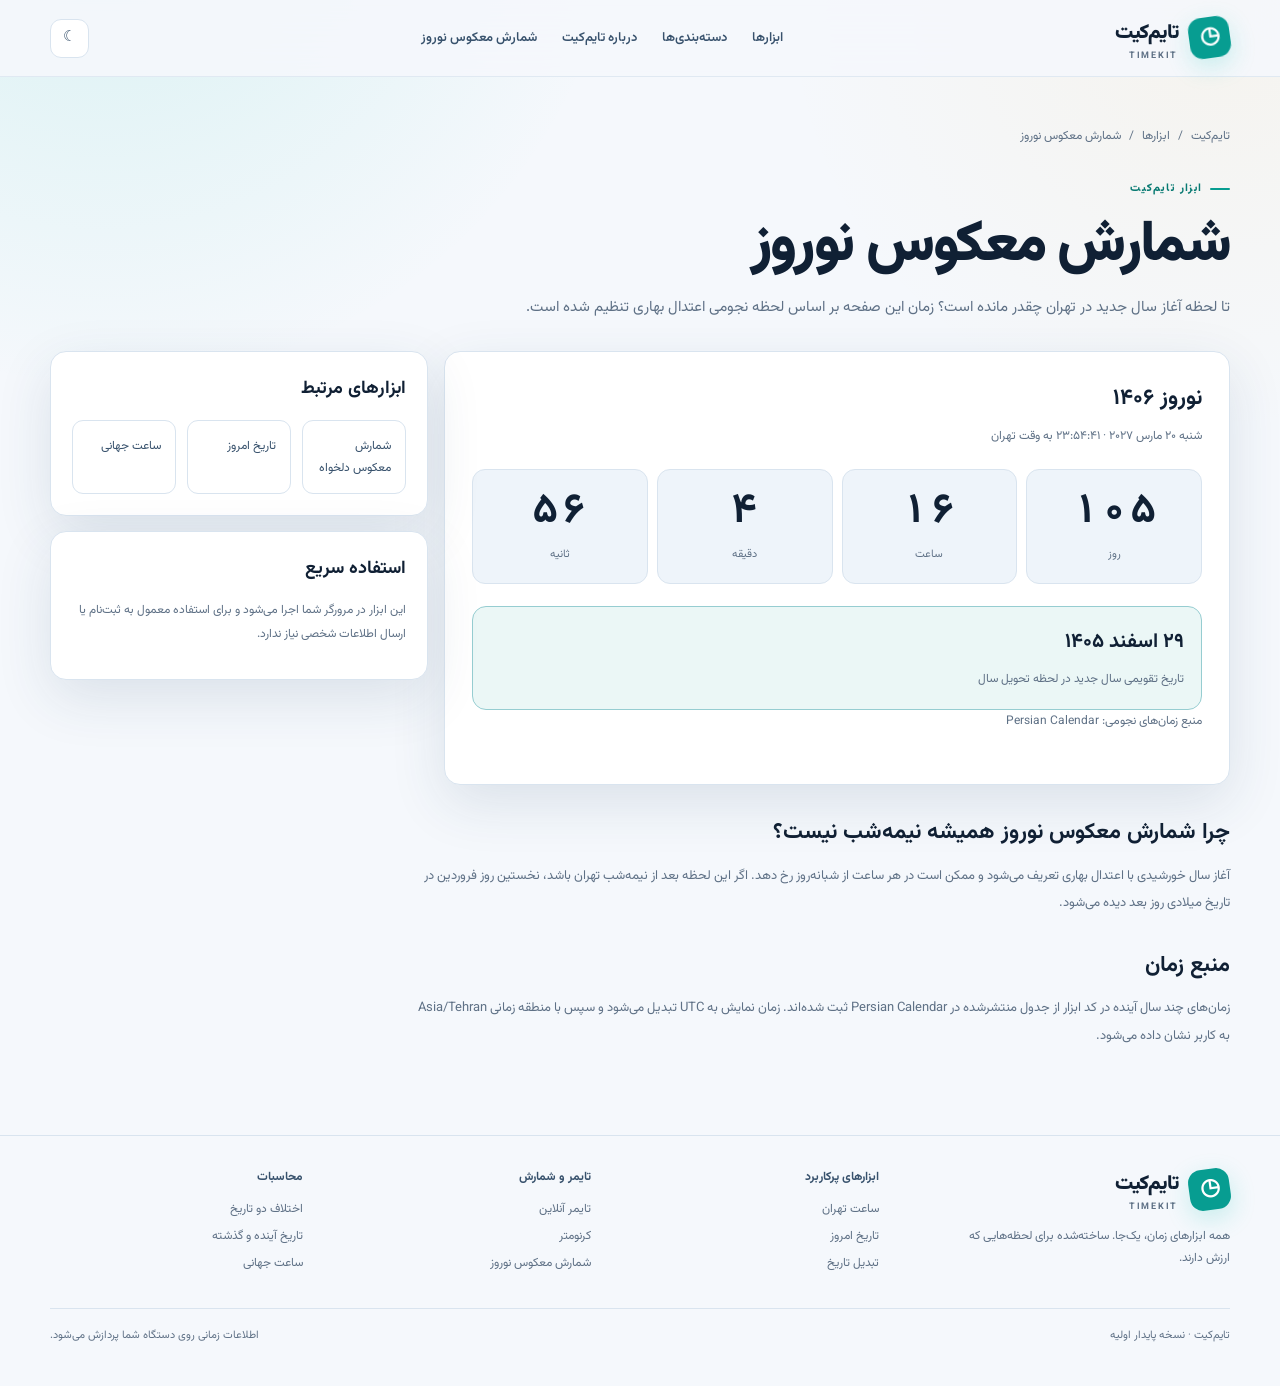
<file: tools/nowruz.html>
<!doctype html>
<html lang="fa" dir="rtl">
<head>
  <meta charset="utf-8">
  <meta name="viewport" content="width=device-width, initial-scale=1">
  <meta name="theme-color" content="#0b1220">
  <meta name="description" content="شمارش معکوس تا لحظه نجومی تحویل سال در تهران با نمایش روز، ساعت، دقیقه و ثانیه.">
  <meta property="og:title" content="شمارش معکوس نوروز | تایم‌کیت">
  <meta property="og:description" content="شمارش معکوس تا لحظه نجومی تحویل سال در تهران با نمایش روز، ساعت، دقیقه و ثانیه.">
  <meta property="og:type" content="website">
  <meta property="og:url" content="https://mafrashteh.github.io/timekit/tools/nowruz.html">
  <link rel="canonical" href="https://mafrashteh.github.io/timekit/tools/nowruz.html">
  <link rel="stylesheet" href="../assets/css/styles.css">
  <title>شمارش معکوس نوروز | تایم‌کیت</title>
  <script type="application/ld+json">
  {
    "@context": "https://schema.org",
    "@type": "WebApplication",
    "name": "شمارش معکوس نوروز | تایم‌کیت",
    "url": "https://mafrashteh.github.io/timekit/tools/nowruz.html",
    "applicationCategory": "UtilitiesApplication",
    "operatingSystem": "Any",
    "inLanguage": "fa-IR",
    "description": "شمارش معکوس تا لحظه نجومی تحویل سال در تهران با نمایش روز، ساعت، دقیقه و ثانیه."
  }
  </script>
</head>
<body data-tool-page="nowruz">
  <a class="skip-link" href="#main-content">رفتن به محتوای اصلی</a>
  <header class="site-header"><div class="container navbar">
    <a class="brand" href="../" aria-label="صفحه اصلی تایم‌کیت"><span class="brand-mark" aria-hidden="true">◷</span><span>تایم‌کیت<small>TIMEKIT</small></span></a>
    <nav class="main-nav" aria-label="ناوبری اصلی"><a href="../#tools">ابزارها</a><a href="../#categories">دسته‌بندی‌ها</a><a href="../#about">درباره تایم‌کیت</a><a href="nowruz.html">شمارش معکوس نوروز</a></nav>
    <div class="nav-actions"><button class="icon-button" type="button" data-theme-toggle aria-label="تغییر حالت نمایش">☼</button><button class="menu-button" type="button" data-menu-toggle aria-label="باز کردن منو" aria-expanded="false">☰</button></div>
  </div></header>
  <main id="main-content" class="tool-page"><div class="container">
    <nav class="breadcrumbs" aria-label="مسیر صفحه"><a href="../">تایم‌کیت</a><span aria-hidden="true">/</span><a href="../#tools">ابزارها</a><span aria-hidden="true">/</span><span>شمارش معکوس نوروز</span></nav>
    <div class="page-heading"><span class="eyebrow">ابزار تایم‌کیت</span><h1>شمارش معکوس نوروز</h1><p>تا لحظه آغاز سال جدید در تهران چقدر مانده است؟ زمان این صفحه بر اساس لحظه نجومی اعتدال بهاری تنظیم شده است.</p></div>
    <div class="tool-shell"><section id="tool-stage" class="card tool-main-card"><div class="tool-interface"><h2 data-nowruz-label-page>نوروز</h2><p data-nowruz-moment>—</p><div class="countdown-grid" data-nowruz-display role="timer" aria-label="شمارش معکوس نوروز"><div class="countdown-box"><strong data-nowruz-days>—</strong><span>روز</span></div><div class="countdown-box"><strong data-nowruz-hours>—</strong><span>ساعت</span></div><div class="countdown-box"><strong data-nowruz-minutes>—</strong><span>دقیقه</span></div><div class="countdown-box"><strong data-nowruz-seconds>—</strong><span>ثانیه</span></div></div><div class="result-box"><strong data-nowruz-date>—</strong><span>تاریخ تقویمی سال جدید در لحظه تحویل سال</span></div><p class="status">منبع زمان‌های نجومی: <a href="https://www.persian-calendar.com/en/nowruz" target="_blank" rel="noopener">Persian Calendar</a></p></div></section><aside class="tool-side"><section class="card side-card"><h2>ابزارهای مرتبط</h2><div class="related-grid"><a href="countdown.html">شمارش معکوس دلخواه</a><a href="today.html">تاریخ امروز</a><a href="world-clock.html">ساعت جهانی</a></div></section><section class="card side-card"><h2>استفاده سریع</h2><p>این ابزار در مرورگر شما اجرا می‌شود و برای استفاده معمول به ثبت‌نام یا ارسال اطلاعات شخصی نیاز ندارد.</p></section></aside></div>
    <article class="tool-content"><h2>چرا شمارش معکوس نوروز همیشه نیمه‌شب نیست؟</h2><p>آغاز سال خورشیدی با اعتدال بهاری تعریف می‌شود و ممکن است در هر ساعت از شبانه‌روز رخ دهد. اگر این لحظه بعد از نیمه‌شب تهران باشد، نخستین روز فروردین در تاریخ میلادی روز بعد دیده می‌شود.</p><h2>منبع زمان</h2><p>زمان‌های چند سال آینده در کد ابزار از جدول منتشرشده در Persian Calendar ثبت شده‌اند. زمان نمایش به UTC تبدیل می‌شود و سپس با منطقه زمانی Asia/Tehran به کاربر نشان داده می‌شود.</p></article>
  </div></main>
  <footer class="site-footer"><div class="container"><div class="footer-grid"><div class="footer-brand"><a class="brand" href="../"><span class="brand-mark" aria-hidden="true">◷</span><span>تایم‌کیت<small>TIMEKIT</small></span></a><p>همه ابزارهای زمان، یک‌جا. ساخته‌شده برای لحظه‌هایی که ارزش دارند.</p></div><div class="footer-column"><h3>ابزارهای پرکاربرد</h3><a href="tehran-clock.html">ساعت تهران</a><a href="today.html">تاریخ امروز</a><a href="date-converter.html">تبدیل تاریخ</a></div><div class="footer-column"><h3>تایمر و شمارش</h3><a href="timer.html">تایمر آنلاین</a><a href="stopwatch.html">کرنومتر</a><a href="nowruz.html">شمارش معکوس نوروز</a></div><div class="footer-column"><h3>محاسبات</h3><a href="date-difference.html">اختلاف دو تاریخ</a><a href="date-add.html">تاریخ آینده و گذشته</a><a href="world-clock.html">ساعت جهانی</a></div></div><div class="footer-bottom"><span>تایم‌کیت · نسخه پایدار اولیه</span><span>اطلاعات زمانی روی دستگاه شما پردازش می‌شود.</span></div></div></footer>
  <script src="../assets/js/core.js"></script><script src="../assets/js/tool-page.js"></script>
</body></html>
</file>
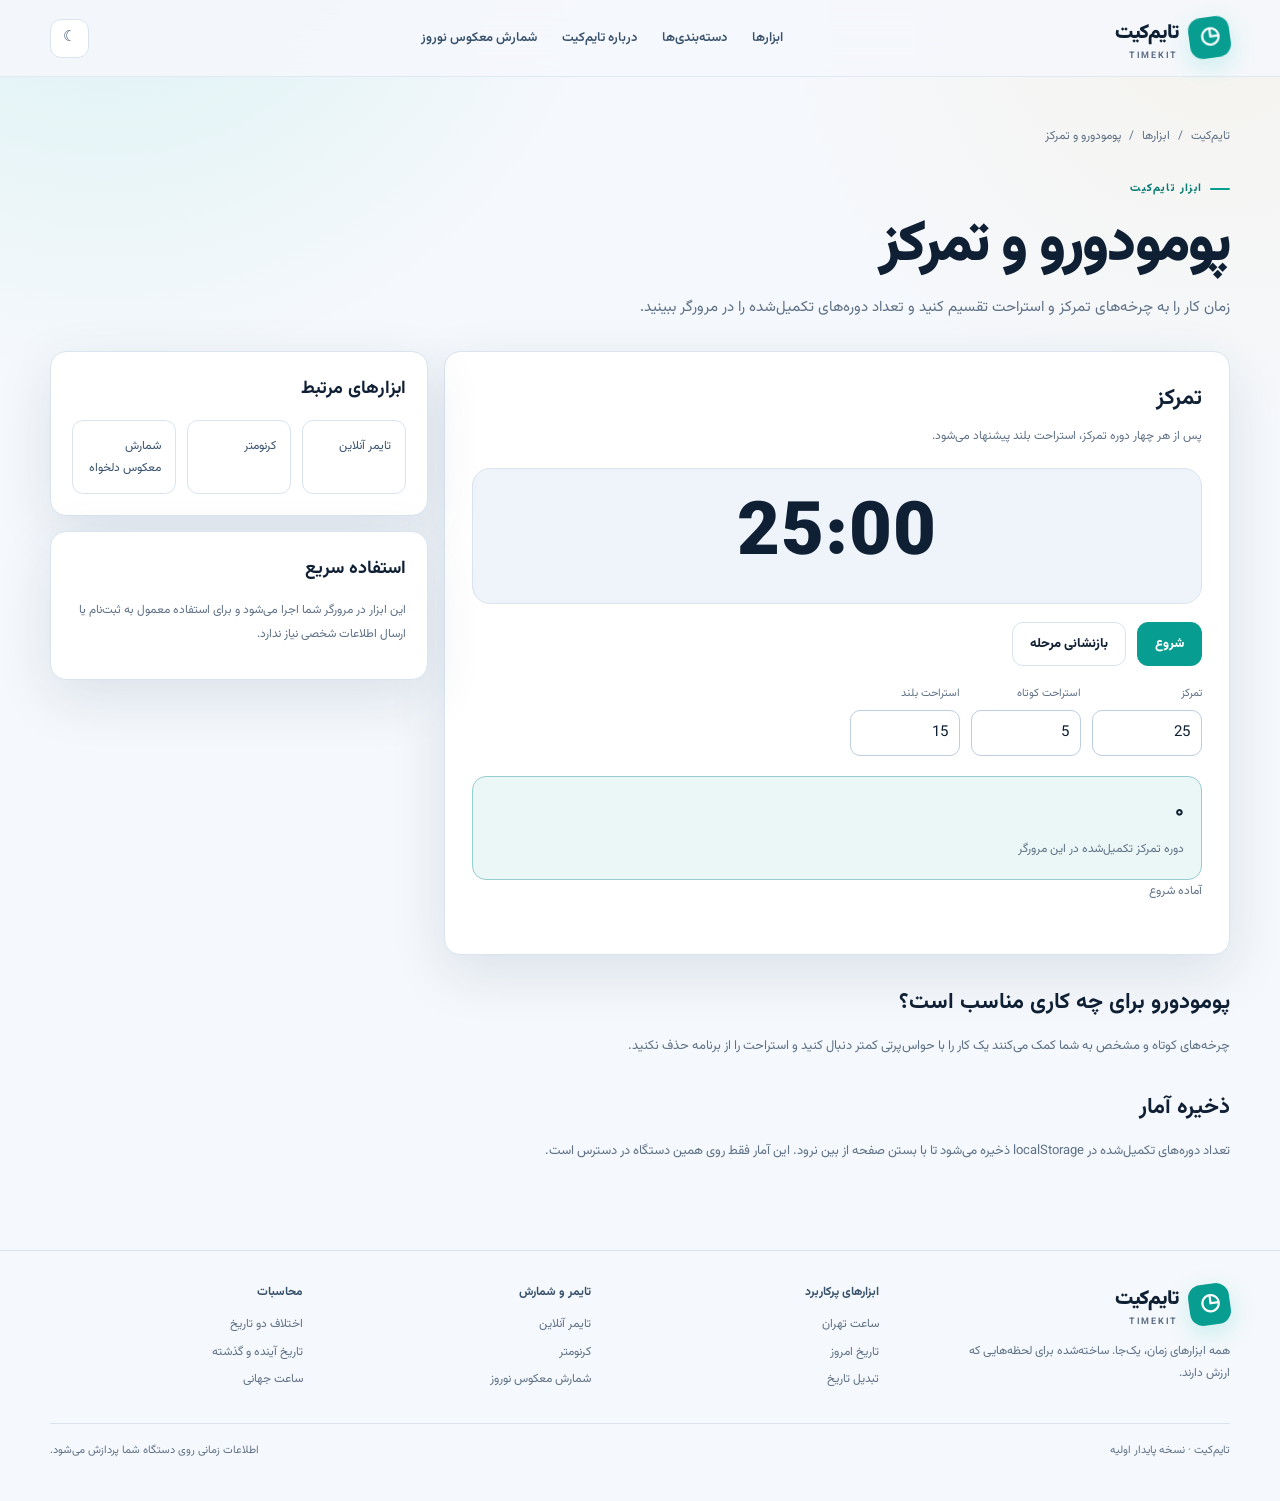
<file: tools/pomodoro.html>
<!doctype html>
<html lang="fa" dir="rtl">
<head>
  <meta charset="utf-8">
  <meta name="viewport" content="width=device-width, initial-scale=1">
  <meta name="theme-color" content="#0b1220">
  <meta name="description" content="تایمر پومودورو برای دوره تمرکز، استراحت کوتاه، استراحت بلند و ثبت دوره‌های تکمیل‌شده.">
  <meta property="og:title" content="پومودورو و تمرکز | تایم‌کیت">
  <meta property="og:description" content="تایمر پومودورو برای دوره تمرکز، استراحت کوتاه، استراحت بلند و ثبت دوره‌های تکمیل‌شده.">
  <meta property="og:type" content="website">
  <meta property="og:url" content="https://mafrashteh.github.io/timekit/tools/pomodoro.html">
  <link rel="canonical" href="https://mafrashteh.github.io/timekit/tools/pomodoro.html">
  <link rel="stylesheet" href="../assets/css/styles.css">
  <title>پومودورو و تمرکز | تایم‌کیت</title>
  <script type="application/ld+json">
  {
    "@context": "https://schema.org",
    "@type": "WebApplication",
    "name": "پومودورو و تمرکز | تایم‌کیت",
    "url": "https://mafrashteh.github.io/timekit/tools/pomodoro.html",
    "applicationCategory": "UtilitiesApplication",
    "operatingSystem": "Any",
    "inLanguage": "fa-IR",
    "description": "تایمر پومودورو برای دوره تمرکز، استراحت کوتاه، استراحت بلند و ثبت دوره‌های تکمیل‌شده."
  }
  </script>
</head>
<body data-tool-page="pomodoro">
  <a class="skip-link" href="#main-content">رفتن به محتوای اصلی</a>
  <header class="site-header"><div class="container navbar">
    <a class="brand" href="../" aria-label="صفحه اصلی تایم‌کیت"><span class="brand-mark" aria-hidden="true">◷</span><span>تایم‌کیت<small>TIMEKIT</small></span></a>
    <nav class="main-nav" aria-label="ناوبری اصلی"><a href="../#tools">ابزارها</a><a href="../#categories">دسته‌بندی‌ها</a><a href="../#about">درباره تایم‌کیت</a><a href="nowruz.html">شمارش معکوس نوروز</a></nav>
    <div class="nav-actions"><button class="icon-button" type="button" data-theme-toggle aria-label="تغییر حالت نمایش">☼</button><button class="menu-button" type="button" data-menu-toggle aria-label="باز کردن منو" aria-expanded="false">☰</button></div>
  </div></header>
  <main id="main-content" class="tool-page"><div class="container">
    <nav class="breadcrumbs" aria-label="مسیر صفحه"><a href="../">تایم‌کیت</a><span aria-hidden="true">/</span><a href="../#tools">ابزارها</a><span aria-hidden="true">/</span><span>پومودورو و تمرکز</span></nav>
    <div class="page-heading"><span class="eyebrow">ابزار تایم‌کیت</span><h1>پومودورو و تمرکز</h1><p>زمان کار را به چرخه‌های تمرکز و استراحت تقسیم کنید و تعداد دوره‌های تکمیل‌شده را در مرورگر ببینید.</p></div>
    <div class="tool-shell"><section id="tool-stage" class="card tool-main-card"><div class="tool-interface"><h2 data-pomodoro-phase>تمرکز</h2><p>پس از هر چهار دوره تمرکز، استراحت بلند پیشنهاد می‌شود.</p><div class="large-display" data-pomodoro-display role="timer">25:00</div><div class="control-row"><button class="button button-primary" type="button" data-pomodoro-start>شروع</button><button class="button" type="button" data-pomodoro-reset>بازنشانی مرحله</button></div><div class="control-row"><div class="control-group"><label for="focus-minutes">تمرکز</label><input class="input" id="focus-minutes" name="focus-minutes" type="number" min="1" max="180" value="25"></div><div class="control-group"><label for="short-minutes">استراحت کوتاه</label><input class="input" id="short-minutes" name="short-minutes" type="number" min="1" max="60" value="5"></div><div class="control-group"><label for="long-minutes">استراحت بلند</label><input class="input" id="long-minutes" name="long-minutes" type="number" min="1" max="90" value="15"></div></div><div class="result-box"><strong data-pomodoro-count>۰</strong><span>دوره تمرکز تکمیل‌شده در این مرورگر</span></div><p class="status" data-pomodoro-status aria-live="polite">آماده شروع</p></div></section><aside class="tool-side"><section class="card side-card"><h2>ابزارهای مرتبط</h2><div class="related-grid"><a href="timer.html">تایمر آنلاین</a><a href="stopwatch.html">کرنومتر</a><a href="countdown.html">شمارش معکوس دلخواه</a></div></section><section class="card side-card"><h2>استفاده سریع</h2><p>این ابزار در مرورگر شما اجرا می‌شود و برای استفاده معمول به ثبت‌نام یا ارسال اطلاعات شخصی نیاز ندارد.</p></section></aside></div>
    <article class="tool-content"><h2>پومودورو برای چه کاری مناسب است؟</h2><p>چرخه‌های کوتاه و مشخص به شما کمک می‌کنند یک کار را با حواس‌پرتی کمتر دنبال کنید و استراحت را از برنامه حذف نکنید.</p><h2>ذخیره آمار</h2><p>تعداد دوره‌های تکمیل‌شده در localStorage ذخیره می‌شود تا با بستن صفحه از بین نرود. این آمار فقط روی همین دستگاه در دسترس است.</p></article>
  </div></main>
  <footer class="site-footer"><div class="container"><div class="footer-grid"><div class="footer-brand"><a class="brand" href="../"><span class="brand-mark" aria-hidden="true">◷</span><span>تایم‌کیت<small>TIMEKIT</small></span></a><p>همه ابزارهای زمان، یک‌جا. ساخته‌شده برای لحظه‌هایی که ارزش دارند.</p></div><div class="footer-column"><h3>ابزارهای پرکاربرد</h3><a href="tehran-clock.html">ساعت تهران</a><a href="today.html">تاریخ امروز</a><a href="date-converter.html">تبدیل تاریخ</a></div><div class="footer-column"><h3>تایمر و شمارش</h3><a href="timer.html">تایمر آنلاین</a><a href="stopwatch.html">کرنومتر</a><a href="nowruz.html">شمارش معکوس نوروز</a></div><div class="footer-column"><h3>محاسبات</h3><a href="date-difference.html">اختلاف دو تاریخ</a><a href="date-add.html">تاریخ آینده و گذشته</a><a href="world-clock.html">ساعت جهانی</a></div></div><div class="footer-bottom"><span>تایم‌کیت · نسخه پایدار اولیه</span><span>اطلاعات زمانی روی دستگاه شما پردازش می‌شود.</span></div></div></footer>
  <script src="../assets/js/core.js"></script><script src="../assets/js/tool-page.js"></script>
</body></html>
</file>
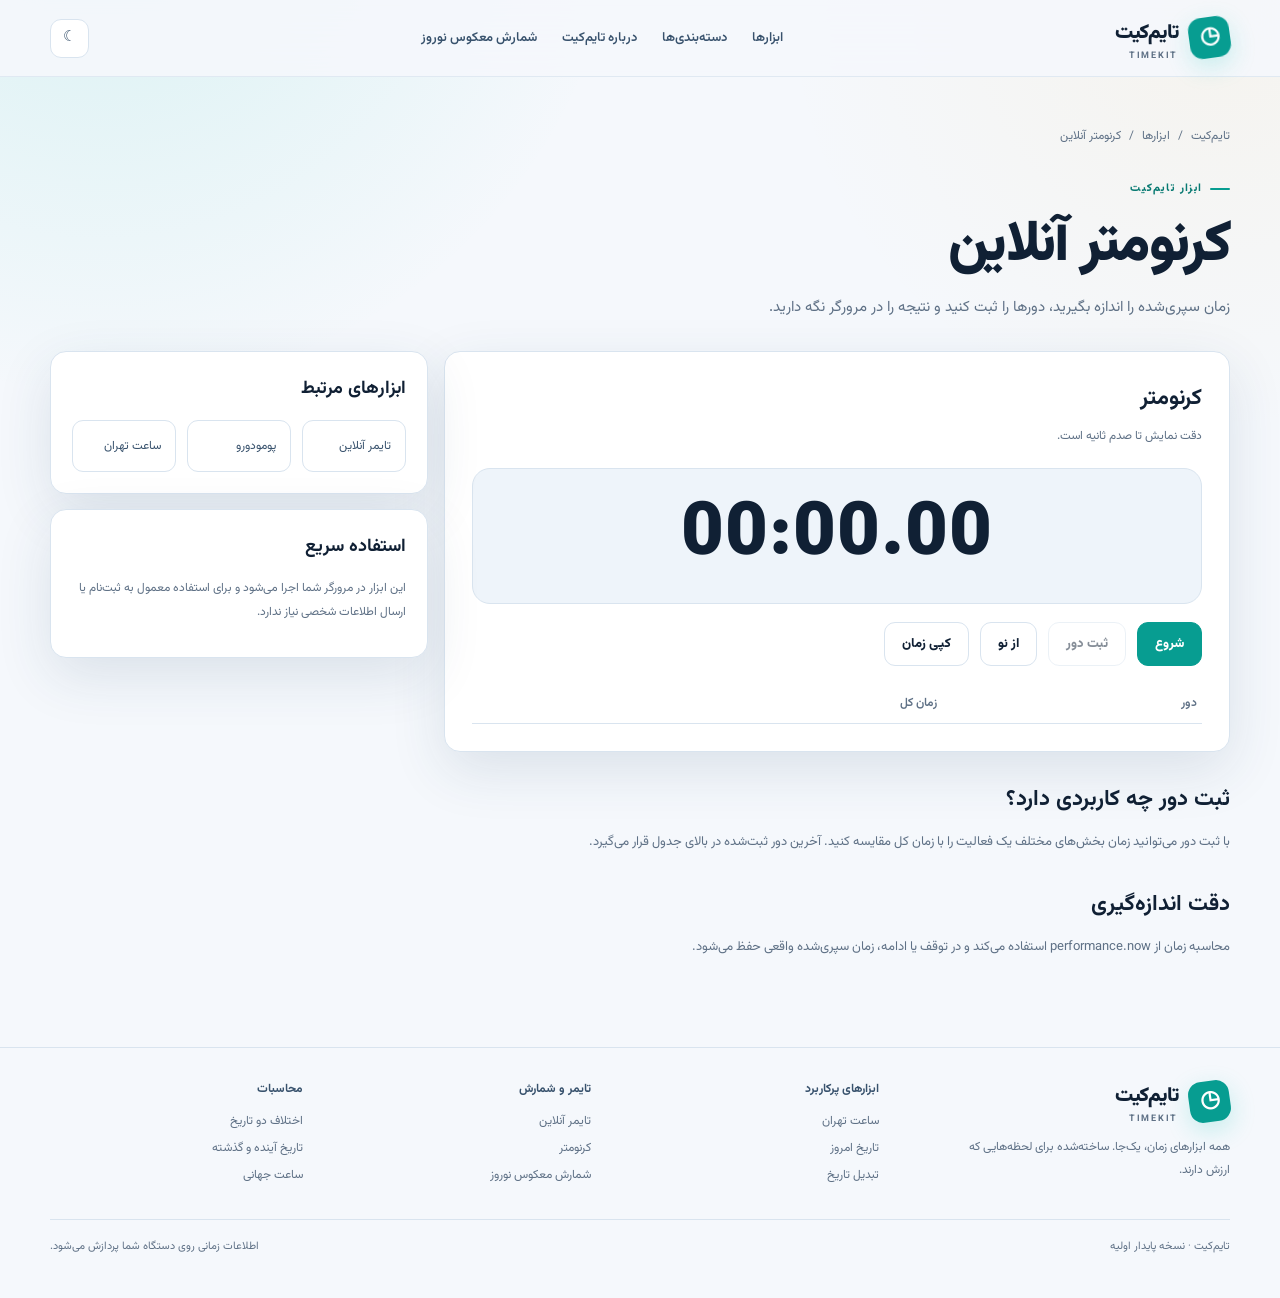
<file: tools/stopwatch.html>
<!doctype html>
<html lang="fa" dir="rtl">
<head>
  <meta charset="utf-8">
  <meta name="viewport" content="width=device-width, initial-scale=1">
  <meta name="theme-color" content="#0b1220">
  <meta name="description" content="کرنومتر آنلاین با شروع، توقف، ادامه، ثبت دور و نمایش زمان کل.">
  <meta property="og:title" content="کرنومتر آنلاین | تایم‌کیت">
  <meta property="og:description" content="کرنومتر آنلاین با شروع، توقف، ادامه، ثبت دور و نمایش زمان کل.">
  <meta property="og:type" content="website">
  <meta property="og:url" content="https://mafrashteh.github.io/timekit/tools/stopwatch.html">
  <link rel="canonical" href="https://mafrashteh.github.io/timekit/tools/stopwatch.html">
  <link rel="stylesheet" href="../assets/css/styles.css">
  <title>کرنومتر آنلاین | تایم‌کیت</title>
  <script type="application/ld+json">
  {
    "@context": "https://schema.org",
    "@type": "WebApplication",
    "name": "کرنومتر آنلاین | تایم‌کیت",
    "url": "https://mafrashteh.github.io/timekit/tools/stopwatch.html",
    "applicationCategory": "UtilitiesApplication",
    "operatingSystem": "Any",
    "inLanguage": "fa-IR",
    "description": "کرنومتر آنلاین با شروع، توقف، ادامه، ثبت دور و نمایش زمان کل."
  }
  </script>
</head>
<body data-tool-page="stopwatch">
  <a class="skip-link" href="#main-content">رفتن به محتوای اصلی</a>
  <header class="site-header"><div class="container navbar">
    <a class="brand" href="../" aria-label="صفحه اصلی تایم‌کیت"><span class="brand-mark" aria-hidden="true">◷</span><span>تایم‌کیت<small>TIMEKIT</small></span></a>
    <nav class="main-nav" aria-label="ناوبری اصلی"><a href="../#tools">ابزارها</a><a href="../#categories">دسته‌بندی‌ها</a><a href="../#about">درباره تایم‌کیت</a><a href="nowruz.html">شمارش معکوس نوروز</a></nav>
    <div class="nav-actions"><button class="icon-button" type="button" data-theme-toggle aria-label="تغییر حالت نمایش">☼</button><button class="menu-button" type="button" data-menu-toggle aria-label="باز کردن منو" aria-expanded="false">☰</button></div>
  </div></header>
  <main id="main-content" class="tool-page"><div class="container">
    <nav class="breadcrumbs" aria-label="مسیر صفحه"><a href="../">تایم‌کیت</a><span aria-hidden="true">/</span><a href="../#tools">ابزارها</a><span aria-hidden="true">/</span><span>کرنومتر آنلاین</span></nav>
    <div class="page-heading"><span class="eyebrow">ابزار تایم‌کیت</span><h1>کرنومتر آنلاین</h1><p>زمان سپری‌شده را اندازه بگیرید، دورها را ثبت کنید و نتیجه را در مرورگر نگه دارید.</p></div>
    <div class="tool-shell"><section id="tool-stage" class="card tool-main-card"><div class="tool-interface"><h2>کرنومتر</h2><p>دقت نمایش تا صدم ثانیه است.</p><div class="large-display" data-stopwatch-display role="timer" aria-live="off">00:00.00</div><div class="control-row"><button class="button button-primary" type="button" data-stopwatch-start>شروع</button><button class="button" type="button" data-stopwatch-lap disabled>ثبت دور</button><button class="button" type="button" data-stopwatch-reset>از نو</button><button class="button" type="button" data-copy-stopwatch>کپی زمان</button></div><table class="lap-table"><thead><tr><th>دور</th><th>زمان کل</th></tr></thead><tbody data-lap-list></tbody></table></div></section><aside class="tool-side"><section class="card side-card"><h2>ابزارهای مرتبط</h2><div class="related-grid"><a href="timer.html">تایمر آنلاین</a><a href="pomodoro.html">پومودورو</a><a href="tehran-clock.html">ساعت تهران</a></div></section><section class="card side-card"><h2>استفاده سریع</h2><p>این ابزار در مرورگر شما اجرا می‌شود و برای استفاده معمول به ثبت‌نام یا ارسال اطلاعات شخصی نیاز ندارد.</p></section></aside></div>
    <article class="tool-content"><h2>ثبت دور چه کاربردی دارد؟</h2><p>با ثبت دور می‌توانید زمان بخش‌های مختلف یک فعالیت را با زمان کل مقایسه کنید. آخرین دور ثبت‌شده در بالای جدول قرار می‌گیرد.</p><h2>دقت اندازه‌گیری</h2><p>محاسبه زمان از performance.now استفاده می‌کند و در توقف یا ادامه، زمان سپری‌شده واقعی حفظ می‌شود.</p></article>
  </div></main>
  <footer class="site-footer"><div class="container"><div class="footer-grid"><div class="footer-brand"><a class="brand" href="../"><span class="brand-mark" aria-hidden="true">◷</span><span>تایم‌کیت<small>TIMEKIT</small></span></a><p>همه ابزارهای زمان، یک‌جا. ساخته‌شده برای لحظه‌هایی که ارزش دارند.</p></div><div class="footer-column"><h3>ابزارهای پرکاربرد</h3><a href="tehran-clock.html">ساعت تهران</a><a href="today.html">تاریخ امروز</a><a href="date-converter.html">تبدیل تاریخ</a></div><div class="footer-column"><h3>تایمر و شمارش</h3><a href="timer.html">تایمر آنلاین</a><a href="stopwatch.html">کرنومتر</a><a href="nowruz.html">شمارش معکوس نوروز</a></div><div class="footer-column"><h3>محاسبات</h3><a href="date-difference.html">اختلاف دو تاریخ</a><a href="date-add.html">تاریخ آینده و گذشته</a><a href="world-clock.html">ساعت جهانی</a></div></div><div class="footer-bottom"><span>تایم‌کیت · نسخه پایدار اولیه</span><span>اطلاعات زمانی روی دستگاه شما پردازش می‌شود.</span></div></div></footer>
  <script src="../assets/js/core.js"></script><script src="../assets/js/tool-page.js"></script>
</body></html>
</file>
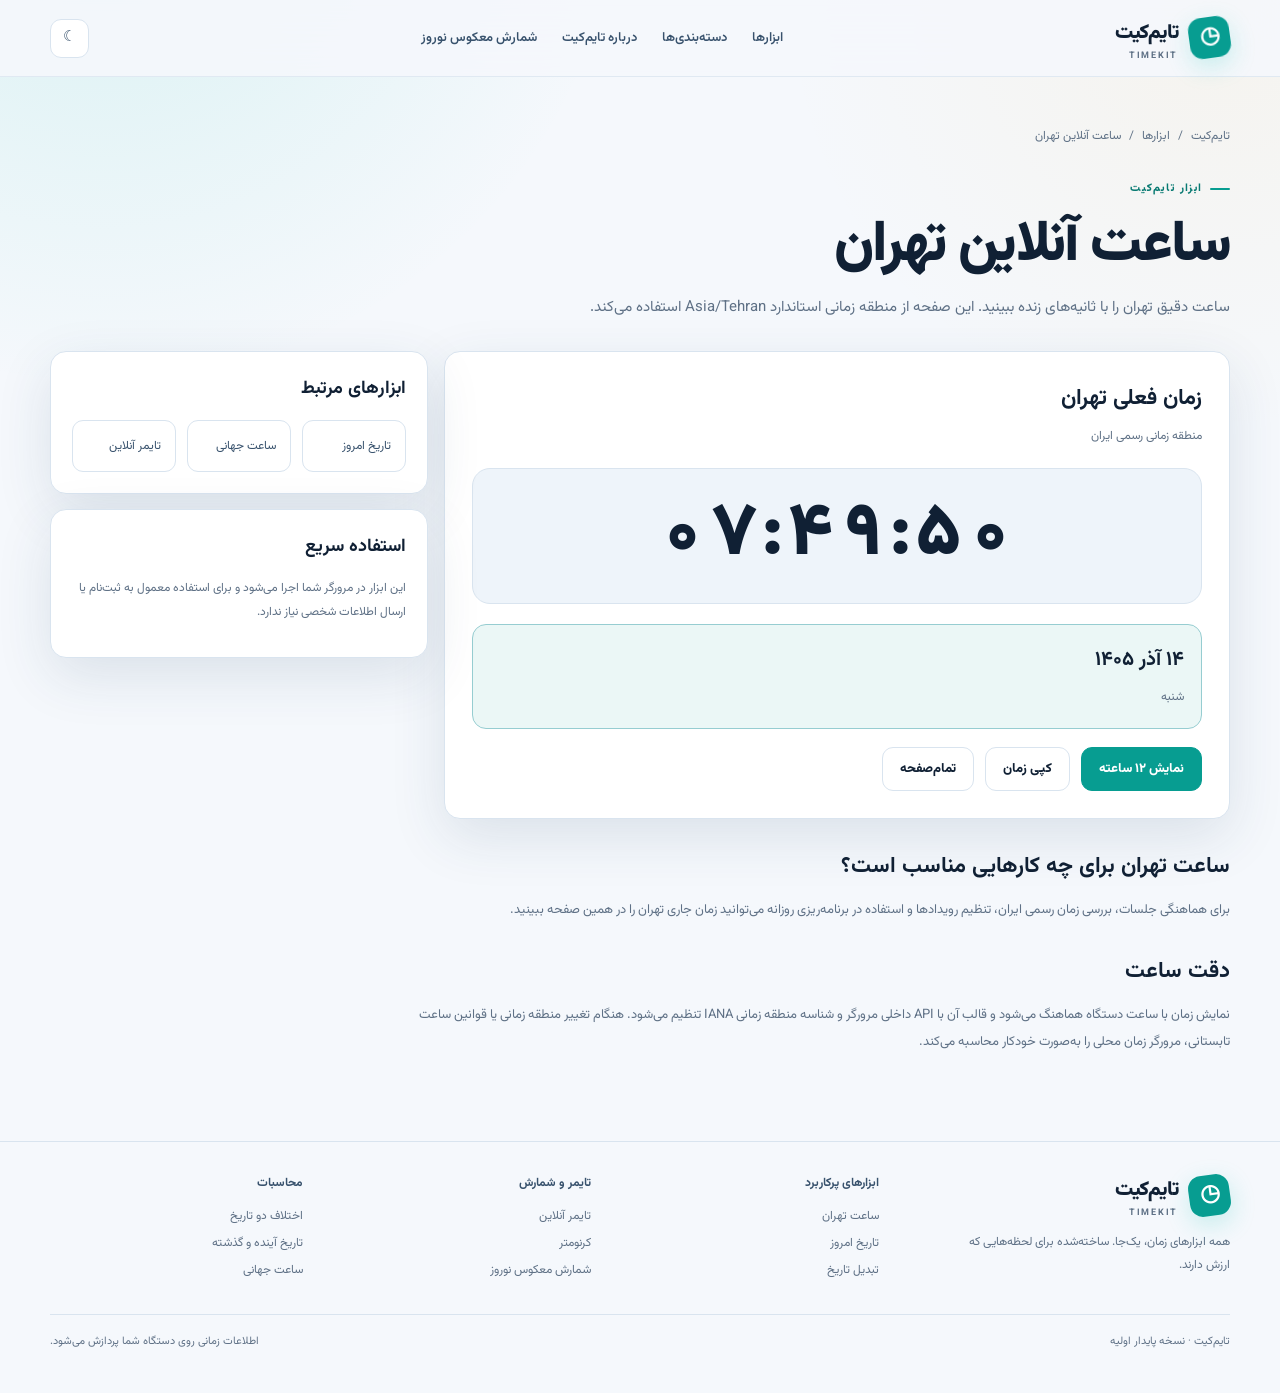
<file: tools/tehran-clock.html>
<!doctype html>
<html lang="fa" dir="rtl">
<head>
  <meta charset="utf-8">
  <meta name="viewport" content="width=device-width, initial-scale=1">
  <meta name="theme-color" content="#0b1220">
  <meta name="description" content="ساعت زنده تهران با نمایش تاریخ شمسی و میلادی بر اساس منطقه زمانی Asia/Tehran.">
  <meta property="og:title" content="ساعت آنلاین تهران | تایم‌کیت">
  <meta property="og:description" content="ساعت زنده تهران با نمایش تاریخ شمسی و میلادی بر اساس منطقه زمانی Asia/Tehran.">
  <meta property="og:type" content="website">
  <meta property="og:url" content="https://mafrashteh.github.io/timekit/tools/tehran-clock.html">
  <link rel="canonical" href="https://mafrashteh.github.io/timekit/tools/tehran-clock.html">
  <link rel="stylesheet" href="../assets/css/styles.css">
  <title>ساعت آنلاین تهران | تایم‌کیت</title>
  <script type="application/ld+json">
  {
    "@context": "https://schema.org",
    "@type": "WebApplication",
    "name": "ساعت آنلاین تهران | تایم‌کیت",
    "url": "https://mafrashteh.github.io/timekit/tools/tehran-clock.html",
    "applicationCategory": "UtilitiesApplication",
    "operatingSystem": "Any",
    "inLanguage": "fa-IR",
    "description": "ساعت زنده تهران با نمایش تاریخ شمسی و میلادی بر اساس منطقه زمانی Asia/Tehran."
  }
  </script>
</head>
<body data-tool-page="tehran-clock">
  <a class="skip-link" href="#main-content">رفتن به محتوای اصلی</a>
  <header class="site-header"><div class="container navbar">
    <a class="brand" href="../" aria-label="صفحه اصلی تایم‌کیت"><span class="brand-mark" aria-hidden="true">◷</span><span>تایم‌کیت<small>TIMEKIT</small></span></a>
    <nav class="main-nav" aria-label="ناوبری اصلی"><a href="../#tools">ابزارها</a><a href="../#categories">دسته‌بندی‌ها</a><a href="../#about">درباره تایم‌کیت</a><a href="nowruz.html">شمارش معکوس نوروز</a></nav>
    <div class="nav-actions"><button class="icon-button" type="button" data-theme-toggle aria-label="تغییر حالت نمایش">☼</button><button class="menu-button" type="button" data-menu-toggle aria-label="باز کردن منو" aria-expanded="false">☰</button></div>
  </div></header>
  <main id="main-content" class="tool-page"><div class="container">
    <nav class="breadcrumbs" aria-label="مسیر صفحه"><a href="../">تایم‌کیت</a><span aria-hidden="true">/</span><a href="../#tools">ابزارها</a><span aria-hidden="true">/</span><span>ساعت آنلاین تهران</span></nav>
    <div class="page-heading"><span class="eyebrow">ابزار تایم‌کیت</span><h1>ساعت آنلاین تهران</h1><p>ساعت دقیق تهران را با ثانیه‌های زنده ببینید. این صفحه از منطقه زمانی استاندارد Asia/Tehran استفاده می‌کند.</p></div>
    <div class="tool-shell"><section id="tool-stage" class="card tool-main-card"><div class="tool-interface"><h2>زمان فعلی تهران</h2><p>منطقه زمانی رسمی ایران</p><div class="large-display" data-clock-display aria-live="off">—:—:—</div><div class="result-box"><strong data-clock-date>—</strong><span data-clock-weekday>—</span></div><div class="control-row"><button class="button button-primary" type="button" data-clock-format>نمایش ۱۲ ساعته</button><button class="button" type="button" data-copy-clock>کپی زمان</button><button class="button" type="button" data-fullscreen="#tool-stage">تمام‌صفحه</button></div></div></section><aside class="tool-side"><section class="card side-card"><h2>ابزارهای مرتبط</h2><div class="related-grid"><a href="today.html">تاریخ امروز</a><a href="world-clock.html">ساعت جهانی</a><a href="timer.html">تایمر آنلاین</a></div></section><section class="card side-card"><h2>استفاده سریع</h2><p>این ابزار در مرورگر شما اجرا می‌شود و برای استفاده معمول به ثبت‌نام یا ارسال اطلاعات شخصی نیاز ندارد.</p></section></aside></div>
    <article class="tool-content"><h2>ساعت تهران برای چه کارهایی مناسب است؟</h2><p>برای هماهنگی جلسات، بررسی زمان رسمی ایران، تنظیم رویدادها و استفاده در برنامه‌ریزی روزانه می‌توانید زمان جاری تهران را در همین صفحه ببینید.</p><h2>دقت ساعت</h2><p>نمایش زمان با ساعت دستگاه هماهنگ می‌شود و قالب آن با API داخلی مرورگر و شناسه منطقه زمانی IANA تنظیم می‌شود. هنگام تغییر منطقه زمانی یا قوانین ساعت تابستانی، مرورگر زمان محلی را به‌صورت خودکار محاسبه می‌کند.</p></article>
  </div></main>
  <footer class="site-footer"><div class="container"><div class="footer-grid"><div class="footer-brand"><a class="brand" href="../"><span class="brand-mark" aria-hidden="true">◷</span><span>تایم‌کیت<small>TIMEKIT</small></span></a><p>همه ابزارهای زمان، یک‌جا. ساخته‌شده برای لحظه‌هایی که ارزش دارند.</p></div><div class="footer-column"><h3>ابزارهای پرکاربرد</h3><a href="tehran-clock.html">ساعت تهران</a><a href="today.html">تاریخ امروز</a><a href="date-converter.html">تبدیل تاریخ</a></div><div class="footer-column"><h3>تایمر و شمارش</h3><a href="timer.html">تایمر آنلاین</a><a href="stopwatch.html">کرنومتر</a><a href="nowruz.html">شمارش معکوس نوروز</a></div><div class="footer-column"><h3>محاسبات</h3><a href="date-difference.html">اختلاف دو تاریخ</a><a href="date-add.html">تاریخ آینده و گذشته</a><a href="world-clock.html">ساعت جهانی</a></div></div><div class="footer-bottom"><span>تایم‌کیت · نسخه پایدار اولیه</span><span>اطلاعات زمانی روی دستگاه شما پردازش می‌شود.</span></div></div></footer>
  <script src="../assets/js/core.js"></script><script src="../assets/js/tool-page.js"></script>
</body></html>
</file>
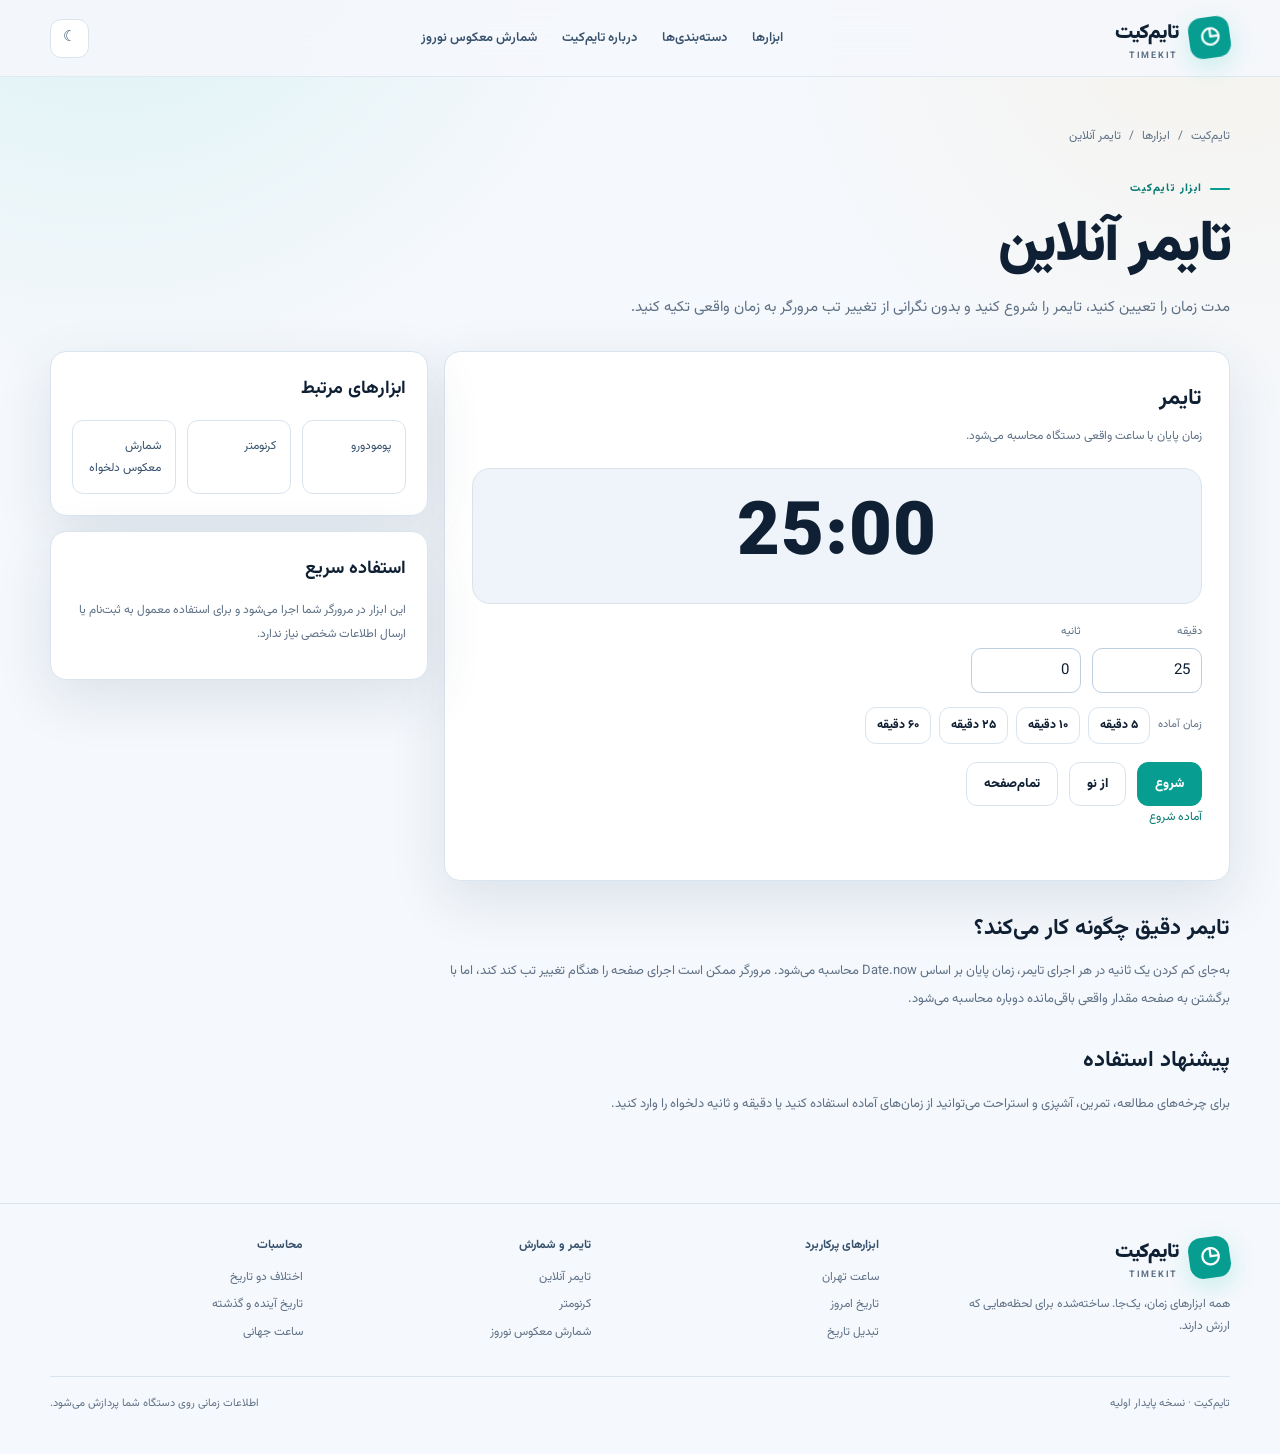
<file: tools/timer.html>
<!doctype html>
<html lang="fa" dir="rtl">
<head>
  <meta charset="utf-8">
  <meta name="viewport" content="width=device-width, initial-scale=1">
  <meta name="theme-color" content="#0b1220">
  <meta name="description" content="تایمر دقیق برای مطالعه، کار عمیق و استراحت با تنظیم دقیقه و ثانیه.">
  <meta property="og:title" content="تایمر آنلاین | تایم‌کیت">
  <meta property="og:description" content="تایمر دقیق برای مطالعه، کار عمیق و استراحت با تنظیم دقیقه و ثانیه.">
  <meta property="og:type" content="website">
  <meta property="og:url" content="https://mafrashteh.github.io/timekit/tools/timer.html">
  <link rel="canonical" href="https://mafrashteh.github.io/timekit/tools/timer.html">
  <link rel="stylesheet" href="../assets/css/styles.css">
  <title>تایمر آنلاین | تایم‌کیت</title>
  <script type="application/ld+json">
  {
    "@context": "https://schema.org",
    "@type": "WebApplication",
    "name": "تایمر آنلاین | تایم‌کیت",
    "url": "https://mafrashteh.github.io/timekit/tools/timer.html",
    "applicationCategory": "UtilitiesApplication",
    "operatingSystem": "Any",
    "inLanguage": "fa-IR",
    "description": "تایمر دقیق برای مطالعه، کار عمیق و استراحت با تنظیم دقیقه و ثانیه."
  }
  </script>
</head>
<body data-tool-page="timer">
  <a class="skip-link" href="#main-content">رفتن به محتوای اصلی</a>
  <header class="site-header"><div class="container navbar">
    <a class="brand" href="../" aria-label="صفحه اصلی تایم‌کیت"><span class="brand-mark" aria-hidden="true">◷</span><span>تایم‌کیت<small>TIMEKIT</small></span></a>
    <nav class="main-nav" aria-label="ناوبری اصلی"><a href="../#tools">ابزارها</a><a href="../#categories">دسته‌بندی‌ها</a><a href="../#about">درباره تایم‌کیت</a><a href="nowruz.html">شمارش معکوس نوروز</a></nav>
    <div class="nav-actions"><button class="icon-button" type="button" data-theme-toggle aria-label="تغییر حالت نمایش">☼</button><button class="menu-button" type="button" data-menu-toggle aria-label="باز کردن منو" aria-expanded="false">☰</button></div>
  </div></header>
  <main id="main-content" class="tool-page"><div class="container">
    <nav class="breadcrumbs" aria-label="مسیر صفحه"><a href="../">تایم‌کیت</a><span aria-hidden="true">/</span><a href="../#tools">ابزارها</a><span aria-hidden="true">/</span><span>تایمر آنلاین</span></nav>
    <div class="page-heading"><span class="eyebrow">ابزار تایم‌کیت</span><h1>تایمر آنلاین</h1><p>مدت زمان را تعیین کنید، تایمر را شروع کنید و بدون نگرانی از تغییر تب مرورگر به زمان واقعی تکیه کنید.</p></div>
    <div class="tool-shell"><section id="tool-stage" class="card tool-main-card"><div class="tool-interface"><h2>تایمر</h2><p>زمان پایان با ساعت واقعی دستگاه محاسبه می‌شود.</p><div class="large-display" data-timer-display role="timer" aria-live="off">25:00</div><div class="control-row"><div class="control-group"><label for="timer-minutes">دقیقه</label><input class="input" id="timer-minutes" name="timer-minutes" type="number" min="0" max="999" value="25"></div><div class="control-group"><label for="timer-seconds">ثانیه</label><input class="input" id="timer-seconds" name="timer-seconds" type="number" min="0" max="59" value="0"></div></div><div class="option-row"><span class="form-label">زمان آماده</span><button class="button button-small" type="button" data-timer-preset="300">۵ دقیقه</button><button class="button button-small" type="button" data-timer-preset="600">۱۰ دقیقه</button><button class="button button-small" type="button" data-timer-preset="1500">۲۵ دقیقه</button><button class="button button-small" type="button" data-timer-preset="3600">۶۰ دقیقه</button></div><div class="control-row"><button class="button button-primary" type="button" data-timer-start>شروع</button><button class="button" type="button" data-timer-reset>از نو</button><button class="button" type="button" data-fullscreen="#tool-stage">تمام‌صفحه</button></div><p class="status" data-timer-status aria-live="polite">آماده شروع</p></div></section><aside class="tool-side"><section class="card side-card"><h2>ابزارهای مرتبط</h2><div class="related-grid"><a href="pomodoro.html">پومودورو</a><a href="stopwatch.html">کرنومتر</a><a href="countdown.html">شمارش معکوس دلخواه</a></div></section><section class="card side-card"><h2>استفاده سریع</h2><p>این ابزار در مرورگر شما اجرا می‌شود و برای استفاده معمول به ثبت‌نام یا ارسال اطلاعات شخصی نیاز ندارد.</p></section></aside></div>
    <article class="tool-content"><h2>تایمر دقیق چگونه کار می‌کند؟</h2><p>به‌جای کم کردن یک ثانیه در هر اجرای تایمر، زمان پایان بر اساس Date.now محاسبه می‌شود. مرورگر ممکن است اجرای صفحه را هنگام تغییر تب کند کند، اما با برگشتن به صفحه مقدار واقعی باقی‌مانده دوباره محاسبه می‌شود.</p><h2>پیشنهاد استفاده</h2><p>برای چرخه‌های مطالعه، تمرین، آشپزی و استراحت می‌توانید از زمان‌های آماده استفاده کنید یا دقیقه و ثانیه دلخواه را وارد کنید.</p></article>
  </div></main>
  <footer class="site-footer"><div class="container"><div class="footer-grid"><div class="footer-brand"><a class="brand" href="../"><span class="brand-mark" aria-hidden="true">◷</span><span>تایم‌کیت<small>TIMEKIT</small></span></a><p>همه ابزارهای زمان، یک‌جا. ساخته‌شده برای لحظه‌هایی که ارزش دارند.</p></div><div class="footer-column"><h3>ابزارهای پرکاربرد</h3><a href="tehran-clock.html">ساعت تهران</a><a href="today.html">تاریخ امروز</a><a href="date-converter.html">تبدیل تاریخ</a></div><div class="footer-column"><h3>تایمر و شمارش</h3><a href="timer.html">تایمر آنلاین</a><a href="stopwatch.html">کرنومتر</a><a href="nowruz.html">شمارش معکوس نوروز</a></div><div class="footer-column"><h3>محاسبات</h3><a href="date-difference.html">اختلاف دو تاریخ</a><a href="date-add.html">تاریخ آینده و گذشته</a><a href="world-clock.html">ساعت جهانی</a></div></div><div class="footer-bottom"><span>تایم‌کیت · نسخه پایدار اولیه</span><span>اطلاعات زمانی روی دستگاه شما پردازش می‌شود.</span></div></div></footer>
  <script src="../assets/js/core.js"></script><script src="../assets/js/tool-page.js"></script>
</body></html>
</file>
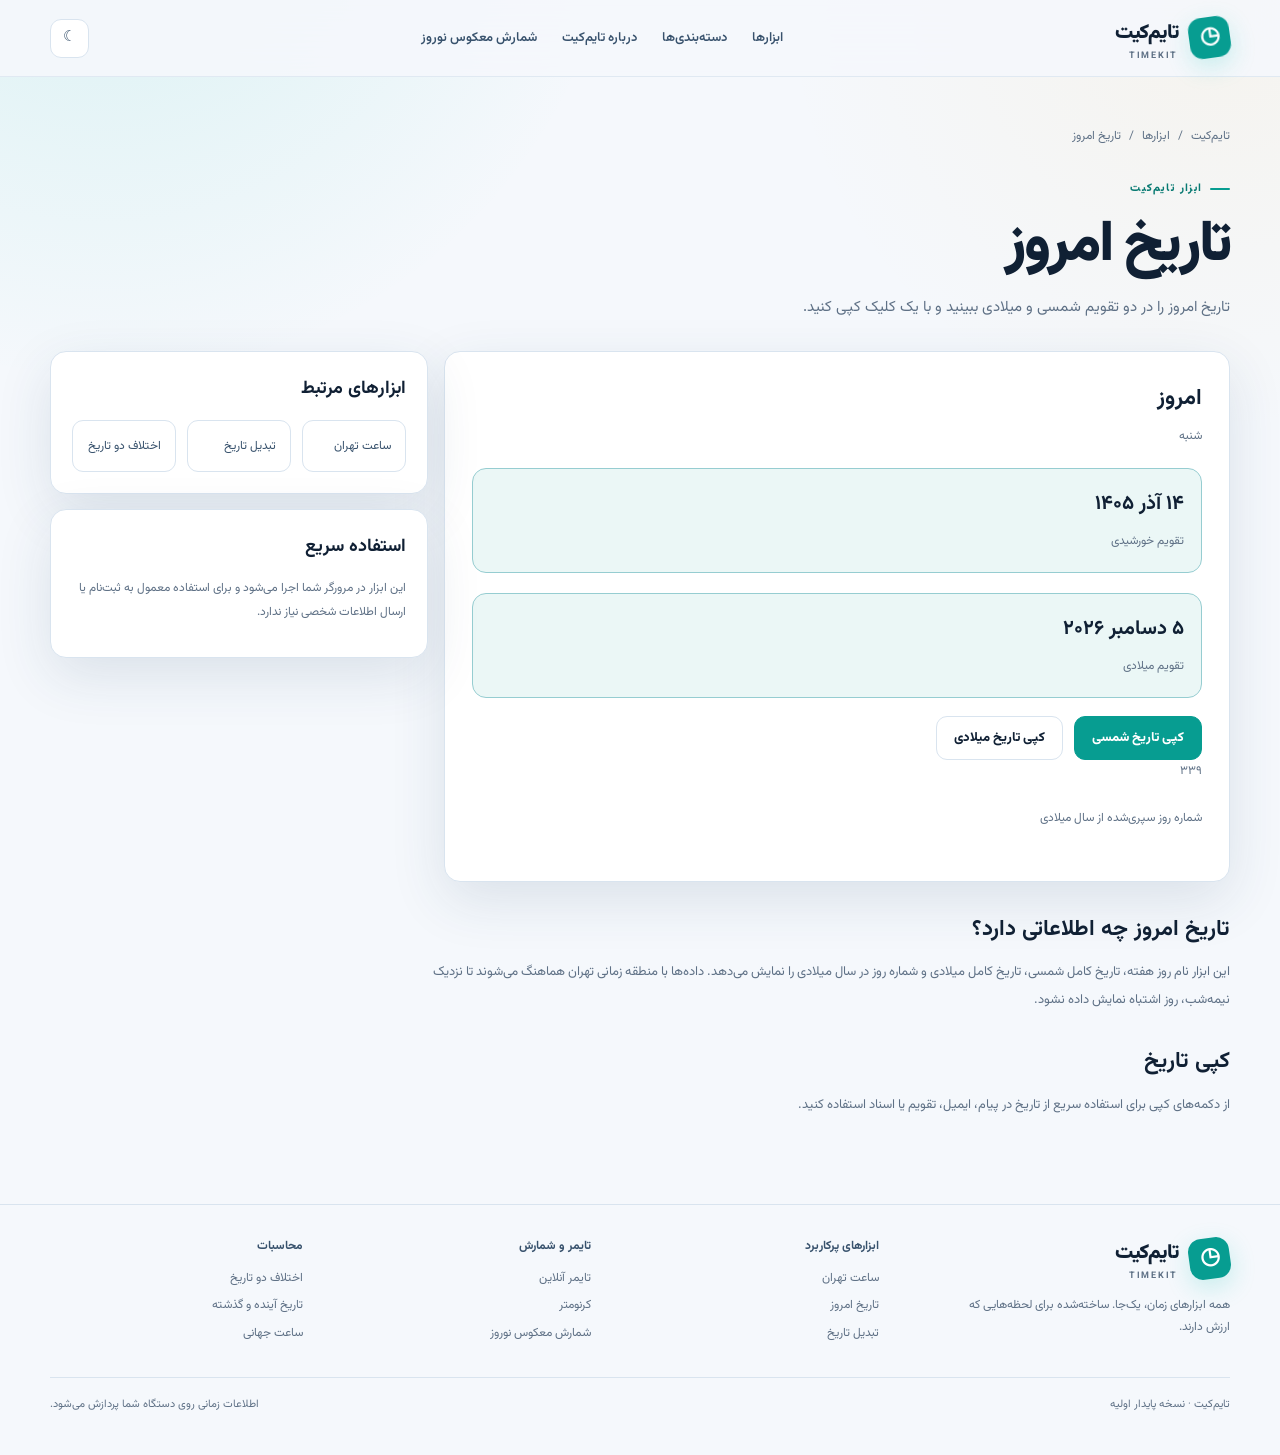
<file: tools/today.html>
<!doctype html>
<html lang="fa" dir="rtl">
<head>
  <meta charset="utf-8">
  <meta name="viewport" content="width=device-width, initial-scale=1">
  <meta name="theme-color" content="#0b1220">
  <meta name="description" content="تاریخ امروز شمسی و میلادی، روز هفته و شماره روز سال را در یک صفحه ببینید.">
  <meta property="og:title" content="تاریخ امروز | تایم‌کیت">
  <meta property="og:description" content="تاریخ امروز شمسی و میلادی، روز هفته و شماره روز سال را در یک صفحه ببینید.">
  <meta property="og:type" content="website">
  <meta property="og:url" content="https://mafrashteh.github.io/timekit/tools/today.html">
  <link rel="canonical" href="https://mafrashteh.github.io/timekit/tools/today.html">
  <link rel="stylesheet" href="../assets/css/styles.css">
  <title>تاریخ امروز | تایم‌کیت</title>
  <script type="application/ld+json">
  {
    "@context": "https://schema.org",
    "@type": "WebApplication",
    "name": "تاریخ امروز | تایم‌کیت",
    "url": "https://mafrashteh.github.io/timekit/tools/today.html",
    "applicationCategory": "UtilitiesApplication",
    "operatingSystem": "Any",
    "inLanguage": "fa-IR",
    "description": "تاریخ امروز شمسی و میلادی، روز هفته و شماره روز سال را در یک صفحه ببینید."
  }
  </script>
</head>
<body data-tool-page="today">
  <a class="skip-link" href="#main-content">رفتن به محتوای اصلی</a>
  <header class="site-header"><div class="container navbar">
    <a class="brand" href="../" aria-label="صفحه اصلی تایم‌کیت"><span class="brand-mark" aria-hidden="true">◷</span><span>تایم‌کیت<small>TIMEKIT</small></span></a>
    <nav class="main-nav" aria-label="ناوبری اصلی"><a href="../#tools">ابزارها</a><a href="../#categories">دسته‌بندی‌ها</a><a href="../#about">درباره تایم‌کیت</a><a href="nowruz.html">شمارش معکوس نوروز</a></nav>
    <div class="nav-actions"><button class="icon-button" type="button" data-theme-toggle aria-label="تغییر حالت نمایش">☼</button><button class="menu-button" type="button" data-menu-toggle aria-label="باز کردن منو" aria-expanded="false">☰</button></div>
  </div></header>
  <main id="main-content" class="tool-page"><div class="container">
    <nav class="breadcrumbs" aria-label="مسیر صفحه"><a href="../">تایم‌کیت</a><span aria-hidden="true">/</span><a href="../#tools">ابزارها</a><span aria-hidden="true">/</span><span>تاریخ امروز</span></nav>
    <div class="page-heading"><span class="eyebrow">ابزار تایم‌کیت</span><h1>تاریخ امروز</h1><p>تاریخ امروز را در دو تقویم شمسی و میلادی ببینید و با یک کلیک کپی کنید.</p></div>
    <div class="tool-shell"><section id="tool-stage" class="card tool-main-card"><div class="tool-interface"><h2>امروز</h2><p data-today-weekday>—</p><div class="result-box"><strong data-today-jalali>—</strong><span>تقویم خورشیدی</span></div><div class="result-box"><strong data-today-gregorian>—</strong><span>تقویم میلادی</span></div><div class="control-row"><button class="button button-primary" type="button" data-copy-today-jalali>کپی تاریخ شمسی</button><button class="button" type="button" data-copy-today-gregorian>کپی تاریخ میلادی</button></div><p class="status" data-day-of-year>—</p><p class="status">شماره روز سپری‌شده از سال میلادی</p></div></section><aside class="tool-side"><section class="card side-card"><h2>ابزارهای مرتبط</h2><div class="related-grid"><a href="tehran-clock.html">ساعت تهران</a><a href="date-converter.html">تبدیل تاریخ</a><a href="date-difference.html">اختلاف دو تاریخ</a></div></section><section class="card side-card"><h2>استفاده سریع</h2><p>این ابزار در مرورگر شما اجرا می‌شود و برای استفاده معمول به ثبت‌نام یا ارسال اطلاعات شخصی نیاز ندارد.</p></section></aside></div>
    <article class="tool-content"><h2>تاریخ امروز چه اطلاعاتی دارد؟</h2><p>این ابزار نام روز هفته، تاریخ کامل شمسی، تاریخ کامل میلادی و شماره روز در سال میلادی را نمایش می‌دهد. داده‌ها با منطقه زمانی تهران هماهنگ می‌شوند تا نزدیک نیمه‌شب، روز اشتباه نمایش داده نشود.</p><h2>کپی تاریخ</h2><p>از دکمه‌های کپی برای استفاده سریع از تاریخ در پیام، ایمیل، تقویم یا اسناد استفاده کنید.</p></article>
  </div></main>
  <footer class="site-footer"><div class="container"><div class="footer-grid"><div class="footer-brand"><a class="brand" href="../"><span class="brand-mark" aria-hidden="true">◷</span><span>تایم‌کیت<small>TIMEKIT</small></span></a><p>همه ابزارهای زمان، یک‌جا. ساخته‌شده برای لحظه‌هایی که ارزش دارند.</p></div><div class="footer-column"><h3>ابزارهای پرکاربرد</h3><a href="tehran-clock.html">ساعت تهران</a><a href="today.html">تاریخ امروز</a><a href="date-converter.html">تبدیل تاریخ</a></div><div class="footer-column"><h3>تایمر و شمارش</h3><a href="timer.html">تایمر آنلاین</a><a href="stopwatch.html">کرنومتر</a><a href="nowruz.html">شمارش معکوس نوروز</a></div><div class="footer-column"><h3>محاسبات</h3><a href="date-difference.html">اختلاف دو تاریخ</a><a href="date-add.html">تاریخ آینده و گذشته</a><a href="world-clock.html">ساعت جهانی</a></div></div><div class="footer-bottom"><span>تایم‌کیت · نسخه پایدار اولیه</span><span>اطلاعات زمانی روی دستگاه شما پردازش می‌شود.</span></div></div></footer>
  <script src="../assets/js/core.js"></script><script src="../assets/js/tool-page.js"></script>
</body></html>
</file>
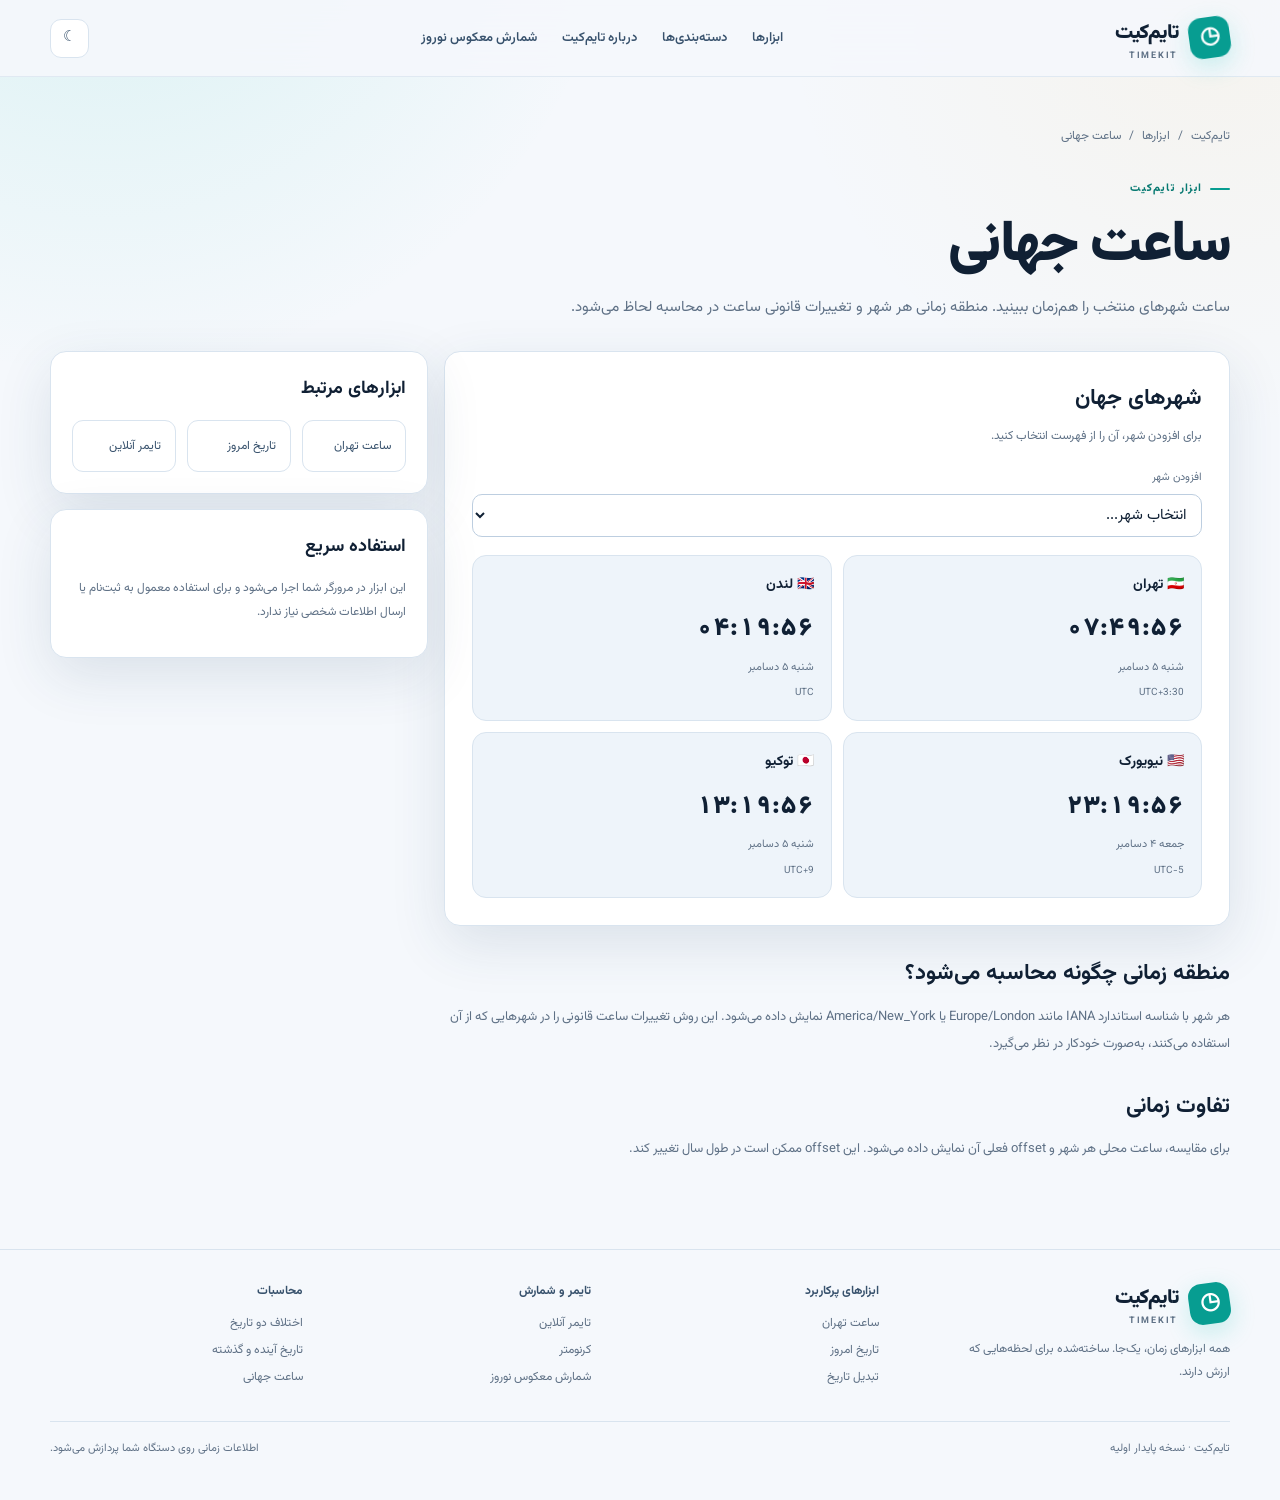
<file: tools/world-clock.html>
<!doctype html>
<html lang="fa" dir="rtl">
<head>
  <meta charset="utf-8">
  <meta name="viewport" content="width=device-width, initial-scale=1">
  <meta name="theme-color" content="#0b1220">
  <meta name="description" content="ساعت زنده تهران، لندن، نیویورک، توکیو و شهرهای بیشتر با منطقه زمانی واقعی.">
  <meta property="og:title" content="ساعت جهانی | تایم‌کیت">
  <meta property="og:description" content="ساعت زنده تهران، لندن، نیویورک، توکیو و شهرهای بیشتر با منطقه زمانی واقعی.">
  <meta property="og:type" content="website">
  <meta property="og:url" content="https://mafrashteh.github.io/timekit/tools/world-clock.html">
  <link rel="canonical" href="https://mafrashteh.github.io/timekit/tools/world-clock.html">
  <link rel="stylesheet" href="../assets/css/styles.css">
  <title>ساعت جهانی | تایم‌کیت</title>
  <script type="application/ld+json">
  {
    "@context": "https://schema.org",
    "@type": "WebApplication",
    "name": "ساعت جهانی | تایم‌کیت",
    "url": "https://mafrashteh.github.io/timekit/tools/world-clock.html",
    "applicationCategory": "UtilitiesApplication",
    "operatingSystem": "Any",
    "inLanguage": "fa-IR",
    "description": "ساعت زنده تهران، لندن، نیویورک، توکیو و شهرهای بیشتر با منطقه زمانی واقعی."
  }
  </script>
</head>
<body data-tool-page="world-clock">
  <a class="skip-link" href="#main-content">رفتن به محتوای اصلی</a>
  <header class="site-header"><div class="container navbar">
    <a class="brand" href="../" aria-label="صفحه اصلی تایم‌کیت"><span class="brand-mark" aria-hidden="true">◷</span><span>تایم‌کیت<small>TIMEKIT</small></span></a>
    <nav class="main-nav" aria-label="ناوبری اصلی"><a href="../#tools">ابزارها</a><a href="../#categories">دسته‌بندی‌ها</a><a href="../#about">درباره تایم‌کیت</a><a href="nowruz.html">شمارش معکوس نوروز</a></nav>
    <div class="nav-actions"><button class="icon-button" type="button" data-theme-toggle aria-label="تغییر حالت نمایش">☼</button><button class="menu-button" type="button" data-menu-toggle aria-label="باز کردن منو" aria-expanded="false">☰</button></div>
  </div></header>
  <main id="main-content" class="tool-page"><div class="container">
    <nav class="breadcrumbs" aria-label="مسیر صفحه"><a href="../">تایم‌کیت</a><span aria-hidden="true">/</span><a href="../#tools">ابزارها</a><span aria-hidden="true">/</span><span>ساعت جهانی</span></nav>
    <div class="page-heading"><span class="eyebrow">ابزار تایم‌کیت</span><h1>ساعت جهانی</h1><p>ساعت شهرهای منتخب را هم‌زمان ببینید. منطقه زمانی هر شهر و تغییرات قانونی ساعت در محاسبه لحاظ می‌شود.</p></div>
    <div class="tool-shell"><section id="tool-stage" class="card tool-main-card"><div class="tool-interface"><h2>شهرهای جهان</h2><p>برای افزودن شهر، آن را از فهرست انتخاب کنید.</p><div class="control-row"><div class="control-group" style="flex:1"><label for="city-select">افزودن شهر</label><select class="select" id="city-select" data-city-select><option value="">انتخاب شهر...</option></select></div></div><div class="city-grid" data-city-grid></div></div></section><aside class="tool-side"><section class="card side-card"><h2>ابزارهای مرتبط</h2><div class="related-grid"><a href="tehran-clock.html">ساعت تهران</a><a href="today.html">تاریخ امروز</a><a href="timer.html">تایمر آنلاین</a></div></section><section class="card side-card"><h2>استفاده سریع</h2><p>این ابزار در مرورگر شما اجرا می‌شود و برای استفاده معمول به ثبت‌نام یا ارسال اطلاعات شخصی نیاز ندارد.</p></section></aside></div>
    <article class="tool-content"><h2>منطقه زمانی چگونه محاسبه می‌شود؟</h2><p>هر شهر با شناسه استاندارد IANA مانند Europe/London یا America/New_York نمایش داده می‌شود. این روش تغییرات ساعت قانونی را در شهرهایی که از آن استفاده می‌کنند، به‌صورت خودکار در نظر می‌گیرد.</p><h2>تفاوت زمانی</h2><p>برای مقایسه، ساعت محلی هر شهر و offset فعلی آن نمایش داده می‌شود. این offset ممکن است در طول سال تغییر کند.</p></article>
  </div></main>
  <footer class="site-footer"><div class="container"><div class="footer-grid"><div class="footer-brand"><a class="brand" href="../"><span class="brand-mark" aria-hidden="true">◷</span><span>تایم‌کیت<small>TIMEKIT</small></span></a><p>همه ابزارهای زمان، یک‌جا. ساخته‌شده برای لحظه‌هایی که ارزش دارند.</p></div><div class="footer-column"><h3>ابزارهای پرکاربرد</h3><a href="tehran-clock.html">ساعت تهران</a><a href="today.html">تاریخ امروز</a><a href="date-converter.html">تبدیل تاریخ</a></div><div class="footer-column"><h3>تایمر و شمارش</h3><a href="timer.html">تایمر آنلاین</a><a href="stopwatch.html">کرنومتر</a><a href="nowruz.html">شمارش معکوس نوروز</a></div><div class="footer-column"><h3>محاسبات</h3><a href="date-difference.html">اختلاف دو تاریخ</a><a href="date-add.html">تاریخ آینده و گذشته</a><a href="world-clock.html">ساعت جهانی</a></div></div><div class="footer-bottom"><span>تایم‌کیت · نسخه پایدار اولیه</span><span>اطلاعات زمانی روی دستگاه شما پردازش می‌شود.</span></div></div></footer>
  <script src="../assets/js/core.js"></script><script src="../assets/js/tool-page.js"></script>
</body></html>
</file>
<file: assets/css/styles.css>
@import url('https://fonts.googleapis.com/css2?family=Vazirmatn:wght@400;500;600;700;800;900&display=swap');

:root {
  color-scheme: dark;
  --bg: #0b1220;
  --bg-elevated: #101b2e;
  --surface: #121f33;
  --surface-soft: #16263c;
  --surface-hover: #1b2d46;
  --line: #263a56;
  --line-strong: #355174;
  --text: #f4f8ff;
  --muted: #95a7bc;
  --muted-strong: #c3d1e2;
  --accent: #22c7b5;
  --accent-strong: #64e5d6;
  --accent-ink: #052825;
  --warm: #f8c15d;
  --danger: #fb7185;
  --success: #55d88a;
  --shadow: 0 22px 70px rgba(2, 9, 20, .35);
  --radius-sm: 10px;
  --radius-md: 16px;
  --radius-lg: 24px;
  --container: 1180px;
}

:root[data-theme="light"] {
  color-scheme: light;
  --bg: #f5f8fc;
  --bg-elevated: #ffffff;
  --surface: #ffffff;
  --surface-soft: #eef4fa;
  --surface-hover: #e8f0f8;
  --line: #d9e4ef;
  --line-strong: #bdcee0;
  --text: #102034;
  --muted: #5f7186;
  --muted-strong: #38526d;
  --accent: #079d91;
  --accent-strong: #087a72;
  --accent-ink: #ffffff;
  --warm: #b97500;
  --danger: #d9485f;
  --success: #168c4d;
  --shadow: 0 18px 55px rgba(32, 64, 95, .12);
}

*, *::before, *::after { box-sizing: border-box; }
html { scroll-behavior: smooth; }
body {
  margin: 0;
  min-width: 320px;
  background:
    radial-gradient(circle at 8% -10%, rgba(34, 199, 181, .14), transparent 33rem),
    radial-gradient(circle at 95% 0%, rgba(248, 193, 93, .09), transparent 27rem),
    var(--bg);
  color: var(--text);
  font-family: "Vazirmatn", Tahoma, sans-serif;
  font-size: 15px;
  line-height: 1.85;
}
body.is-menu-open { overflow: hidden; }
a { color: inherit; text-decoration: none; }
button, input, select, textarea { font: inherit; }
button { cursor: pointer; }
button:disabled { cursor: not-allowed; opacity: .5; }
:focus-visible { outline: 3px solid var(--accent-strong); outline-offset: 3px; }

.container { width: min(var(--container), calc(100% - 36px)); margin-inline: auto; }
.sr-only { position: absolute; width: 1px; height: 1px; padding: 0; margin: -1px; overflow: hidden; clip: rect(0, 0, 0, 0); white-space: nowrap; border: 0; }
.skip-link {
  position: fixed; inset: 10px auto auto 10px; z-index: 100;
  transform: translateY(-150%); background: var(--accent); color: var(--accent-ink);
  padding: 8px 14px; border-radius: 8px; font-weight: 800;
}
.skip-link:focus { transform: translateY(0); }

.site-header {
  position: sticky; top: 0; z-index: 20;
  border-bottom: 1px solid color-mix(in srgb, var(--line) 75%, transparent);
  background: color-mix(in srgb, var(--bg) 88%, transparent);
  backdrop-filter: blur(18px);
}
.navbar { min-height: 76px; display: flex; align-items: center; gap: 26px; }
.brand { display: inline-flex; align-items: center; gap: 11px; flex: 0 0 auto; font-size: 20px; font-weight: 900; letter-spacing: -.6px; }
.brand-mark {
  display: grid; place-items: center; width: 41px; height: 41px; border-radius: 13px;
  background: var(--accent); color: var(--accent-ink); font-size: 23px; line-height: 1;
  box-shadow: 0 8px 24px rgba(34, 199, 181, .22); transform: rotate(-8deg);
}
.brand small { display: block; font-size: 9px; line-height: 1.1; color: var(--muted); letter-spacing: 1.7px; font-weight: 700; text-transform: uppercase; }
.main-nav { display: flex; align-items: center; gap: 25px; margin-inline: auto; color: var(--muted-strong); font-size: 13px; font-weight: 600; }
.main-nav a { transition: color .2s ease; }
.main-nav a:hover, .main-nav a[aria-current="page"] { color: var(--accent-strong); }
.nav-actions { display: flex; align-items: center; gap: 9px; }
.icon-button, .menu-button {
  display: inline-grid; place-items: center; width: 39px; height: 39px;
  border: 1px solid var(--line); border-radius: 11px; background: var(--surface);
  color: var(--muted-strong); transition: background .2s ease, border-color .2s ease, color .2s ease;
}
.icon-button:hover, .menu-button:hover { background: var(--surface-hover); border-color: var(--line-strong); color: var(--text); }
.menu-button { display: none; font-size: 20px; }

.hero { padding: 76px 0 58px; }
.hero-grid { display: grid; grid-template-columns: minmax(0, 1.1fr) minmax(340px, .9fr); align-items: center; gap: 72px; }
.eyebrow { display: inline-flex; align-items: center; gap: 8px; color: var(--accent-strong); font-size: 11px; font-weight: 800; letter-spacing: 1.2px; text-transform: uppercase; }
.eyebrow::before { content: ""; width: 20px; height: 2px; background: var(--accent); border-radius: 99px; }
h1, h2, h3, p { margin-top: 0; }
h1 { margin: 14px 0 17px; font-size: clamp(42px, 6vw, 76px); line-height: 1.27; letter-spacing: -2.8px; font-weight: 900; }
h1 em { color: var(--accent-strong); font-style: normal; }
.hero-copy { max-width: 660px; color: var(--muted); font-size: 17px; line-height: 2.1; margin-bottom: 28px; }
.hero-actions { display: flex; flex-wrap: wrap; align-items: center; gap: 11px; }
.button {
  min-height: 44px; padding: 9px 17px; border: 1px solid var(--line); border-radius: 11px;
  background: var(--surface); color: var(--text); display: inline-flex; align-items: center; justify-content: center; gap: 8px;
  font-size: 13px; font-weight: 800; transition: transform .18s ease, background .18s ease, border-color .18s ease;
}
.button:hover { transform: translateY(-2px); background: var(--surface-hover); border-color: var(--line-strong); }
.button-primary { background: var(--accent); border-color: var(--accent); color: var(--accent-ink); }
.button-primary:hover { background: var(--accent-strong); border-color: var(--accent-strong); }
.button-ghost { background: transparent; border-color: transparent; color: var(--muted-strong); }
.button-small { min-height: 35px; padding: 6px 11px; font-size: 12px; }

.clock-panel {
  position: relative; overflow: hidden; min-height: 330px; padding: 26px; border: 1px solid var(--line-strong);
  border-radius: 29px; background: linear-gradient(140deg, color-mix(in srgb, var(--surface-soft) 90%, var(--accent) 10%), var(--surface));
  box-shadow: var(--shadow);
}
.clock-panel::before, .clock-panel::after { content: ""; position: absolute; border: 1px solid color-mix(in srgb, var(--accent) 38%, transparent); border-radius: 50%; pointer-events: none; }
.clock-panel::before { width: 340px; height: 340px; inset: -120px auto auto -100px; }
.clock-panel::after { width: 240px; height: 240px; inset: auto -75px -120px auto; border-style: dashed; }
.panel-label { position: relative; z-index: 1; color: var(--muted-strong); font-size: 12px; }
.clock-live { position: relative; z-index: 1; margin: 37px 0 5px; font-size: clamp(42px, 6vw, 68px); line-height: 1.2; letter-spacing: 1px; font-variant-numeric: tabular-nums; direction: ltr; text-align: right; font-weight: 900; }
.clock-date { position: relative; z-index: 1; color: var(--muted); font-size: 13px; }
.clock-meta { position: absolute; inset: auto 26px 25px; z-index: 1; display: flex; justify-content: space-between; align-items: center; color: var(--muted); font-size: 11px; }
.live-dot { width: 7px; height: 7px; display: inline-block; border-radius: 50%; background: var(--accent); box-shadow: 0 0 0 5px color-mix(in srgb, var(--accent) 16%, transparent); }

.section { padding: 25px 0 72px; }
.section-heading { display: flex; justify-content: space-between; align-items: end; gap: 20px; margin-bottom: 23px; }
.section-heading h2 { margin: 4px 0 0; font-size: clamp(27px, 3.5vw, 37px); line-height: 1.4; letter-spacing: -1px; font-weight: 900; }
.section-description { max-width: 360px; margin: 0; color: var(--muted); font-size: 12px; }

.stat-grid { display: grid; grid-template-columns: repeat(3, 1fr); gap: 15px; }
.card { border: 1px solid var(--line); border-radius: var(--radius-md); background: var(--surface); box-shadow: var(--shadow); }
.stat-card { padding: 21px 23px; }
.card-kicker { display: flex; align-items: center; gap: 8px; margin: 0 0 12px; color: var(--muted); font-size: 12px; }
.card-kicker::before { content: ""; width: 7px; height: 7px; border-radius: 50%; background: var(--accent); }
.stat-value { margin: 0; font-size: clamp(22px, 3vw, 32px); line-height: 1.5; font-weight: 900; }
.stat-sub { min-height: 24px; margin: 7px 0 0; color: var(--muted); font-size: 11px; }
.numeric { direction: ltr; text-align: right; font-variant-numeric: tabular-nums; }

.tool-grid { display: grid; grid-template-columns: repeat(3, minmax(0, 1fr)); gap: 15px; }
.tool-card { min-height: 210px; padding: 20px; display: flex; flex-direction: column; }
.tool-card:hover { border-color: var(--line-strong); }
.tool-card-top { display: flex; justify-content: space-between; align-items: start; gap: 14px; }
.tool-icon { display: grid; place-items: center; flex: 0 0 auto; width: 42px; height: 42px; border-radius: 13px; background: color-mix(in srgb, var(--accent) 14%, var(--surface-soft)); color: var(--accent-strong); font-size: 22px; }
.tool-card h3 { margin: 0 0 3px; font-size: 17px; }
.tool-card p { margin: 0; color: var(--muted); font-size: 12px; line-height: 1.75; }
.tool-card .tool-link { display: inline-flex; align-items: center; gap: 6px; margin-top: auto; padding-top: 18px; color: var(--accent-strong); font-size: 12px; font-weight: 800; }
.tool-card .tool-link span { transition: transform .18s ease; }
.tool-card:hover .tool-link span { transform: translateX(-3px); }

.category-grid { display: grid; grid-template-columns: repeat(3, 1fr); gap: 12px; }
.category-card { display: flex; align-items: center; justify-content: space-between; gap: 12px; padding: 17px 18px; border: 1px solid var(--line); border-radius: 13px; background: var(--surface); transition: transform .18s ease, border-color .18s ease; }
.category-card:hover { transform: translateY(-2px); border-color: var(--accent); }
.category-card strong { display: block; font-size: 13px; }
.category-card span { display: block; color: var(--muted); font-size: 11px; }
.category-icon { color: var(--accent-strong); font-size: 20px; }

.info-grid { display: grid; grid-template-columns: 1.1fr .9fr; gap: 15px; }
.info-card { padding: 26px; }
.info-card h2 { margin-bottom: 10px; font-size: 24px; }
.info-card p { margin-bottom: 0; color: var(--muted); font-size: 13px; line-height: 2; }
.feature-list { display: grid; gap: 12px; margin: 0; padding: 0; list-style: none; }
.feature-list li { display: flex; gap: 10px; align-items: start; color: var(--muted-strong); font-size: 13px; }
.feature-list li::before { content: "✓"; flex: 0 0 auto; display: grid; place-items: center; width: 22px; height: 22px; margin-top: 2px; border-radius: 8px; background: color-mix(in srgb, var(--accent) 14%, transparent); color: var(--accent-strong); font-weight: 900; }

.faq-grid { display: grid; grid-template-columns: 1fr 1fr; gap: 12px; }
details { border: 1px solid var(--line); border-radius: 13px; background: var(--surface); padding: 0 17px; }
summary { cursor: pointer; list-style: none; padding: 16px 0; color: var(--muted-strong); font-size: 13px; font-weight: 800; }
summary::-webkit-details-marker { display: none; }
summary::after { content: "+"; float: left; color: var(--accent-strong); font-size: 17px; }
details[open] summary::after { content: "−"; }
details p { margin: -3px 0 16px; color: var(--muted); font-size: 12px; line-height: 1.9; }

.site-footer { border-top: 1px solid var(--line); padding: 30px 0 40px; }
.footer-grid { display: grid; grid-template-columns: 1.25fr 1fr 1fr 1fr; gap: 35px; }
.footer-brand p { max-width: 280px; margin: 12px 0 0; color: var(--muted); font-size: 12px; }
.footer-column h3 { margin: 0 0 10px; font-size: 12px; color: var(--muted-strong); }
.footer-column a { display: block; width: fit-content; margin: 5px 0; color: var(--muted); font-size: 12px; }
.footer-column a:hover { color: var(--accent-strong); }
.footer-bottom { display: flex; justify-content: space-between; gap: 15px; margin-top: 28px; padding-top: 17px; border-top: 1px solid var(--line); color: var(--muted); font-size: 11px; }

/* Tool pages */
.tool-page { padding: 48px 0 72px; }
.breadcrumbs { display: flex; align-items: center; gap: 8px; margin-bottom: 26px; color: var(--muted); font-size: 12px; }
.breadcrumbs a:hover { color: var(--accent-strong); }
.page-heading { max-width: 780px; margin-bottom: 28px; }
.page-heading h1 { margin: 10px 0 10px; font-size: clamp(34px, 5vw, 57px); letter-spacing: -1.7px; }
.page-heading p { margin: 0; color: var(--muted); font-size: 15px; line-height: 2; }
.tool-shell { display: grid; grid-template-columns: minmax(0, 1.35fr) minmax(260px, .65fr); gap: 16px; align-items: start; }
.tool-main-card { padding: 27px; }
.tool-side { display: grid; gap: 15px; }
.side-card { padding: 21px; }
.side-card h2 { margin: 0 0 12px; font-size: 18px; }
.side-card p { color: var(--muted); font-size: 12px; line-height: 2; }
.side-card ul { margin: 0; padding: 0 18px 0 0; color: var(--muted); font-size: 12px; line-height: 2.15; }
.tool-interface h2 { margin: 0 0 5px; font-size: 22px; }
.tool-interface > p { margin: 0 0 21px; color: var(--muted); font-size: 12px; }
.large-display { margin: 18px 0; padding: 19px 21px; border: 1px solid var(--line); border-radius: 18px; background: var(--surface-soft); font-size: clamp(38px, 7vw, 74px); line-height: 1.3; font-weight: 900; direction: ltr; text-align: center; font-variant-numeric: tabular-nums; letter-spacing: 1px; }
.control-row { display: flex; flex-wrap: wrap; align-items: end; gap: 11px; margin-top: 18px; }
.control-group { display: flex; flex-direction: column; gap: 5px; min-width: 110px; }
.control-group label, .form-label { color: var(--muted); font-size: 11px; }
.input, .select, .textarea { width: 100%; min-height: 43px; padding: 8px 11px; border: 1px solid var(--line-strong); border-radius: 10px; background: var(--bg-elevated); color: var(--text); }
.textarea { min-height: 100px; resize: vertical; }
.input:invalid:not(:placeholder-shown) { border-color: var(--danger); }
.status { min-height: 26px; margin: 15px 0 0; color: var(--muted); font-size: 12px; }
.status[data-tone="success"] { color: var(--success); }
.status[data-tone="danger"] { color: var(--danger); }
.status[data-tone="info"] { color: var(--accent-strong); }
.option-row { display: flex; flex-wrap: wrap; align-items: center; gap: 8px; margin-top: 14px; }
.option-row label { display: inline-flex; align-items: center; gap: 6px; color: var(--muted); font-size: 12px; }
.option-row input[type="radio"], .option-row input[type="checkbox"] { accent-color: var(--accent); }
.countdown-grid { display: grid; grid-template-columns: repeat(4, 1fr); gap: 9px; margin: 22px 0; }
.countdown-box { padding: 15px 7px; border: 1px solid var(--line); border-radius: 13px; background: var(--surface-soft); text-align: center; }
.countdown-box strong { display: block; font-size: clamp(25px, 5vw, 42px); line-height: 1.3; font-variant-numeric: tabular-nums; }
.countdown-box span { color: var(--muted); font-size: 11px; }
.lap-table { width: 100%; border-collapse: collapse; margin-top: 18px; color: var(--muted-strong); font-size: 12px; }
.lap-table th, .lap-table td { padding: 8px 5px; border-bottom: 1px solid var(--line); text-align: right; }
.lap-table th { color: var(--muted); font-weight: 600; }
.copy-row { display: flex; flex-wrap: wrap; gap: 9px; margin-top: 17px; }
.result-box { margin-top: 20px; padding: 17px; border: 1px solid color-mix(in srgb, var(--accent) 32%, var(--line)); border-radius: 14px; background: color-mix(in srgb, var(--accent) 8%, var(--surface)); }
.result-box strong { display: block; margin-bottom: 4px; font-size: 20px; }
.result-box span { color: var(--muted); font-size: 12px; }
.city-grid { display: grid; grid-template-columns: repeat(2, 1fr); gap: 11px; margin-top: 18px; }
.city-card { position: relative; padding: 17px; border: 1px solid var(--line); border-radius: 14px; background: var(--surface-soft); }
.city-card strong { display: block; font-size: 14px; }
.city-card .city-time { margin-top: 8px; font-size: 25px; font-weight: 900; direction: ltr; text-align: right; font-variant-numeric: tabular-nums; }
.city-card small { color: var(--muted); font-size: 11px; }
.city-card .zone-offset { display: block; margin-top: 4px; color: var(--muted); font-size: 10px; }
.tool-content { max-width: 820px; margin-top: 28px; }
.tool-content h2 { margin: 28px 0 9px; font-size: 22px; }
.tool-content p, .tool-content li { color: var(--muted); font-size: 13px; line-height: 2.1; }
.tool-content ul { padding-right: 19px; }
.related-grid { display: grid; grid-template-columns: repeat(3, 1fr); gap: 11px; margin-top: 13px; }
.related-grid a { display: block; padding: 14px; border: 1px solid var(--line); border-radius: 11px; color: var(--muted-strong); font-size: 12px; }
.related-grid a:hover { border-color: var(--accent); color: var(--accent-strong); }
.fullscreen-active { position: fixed; inset: 0; z-index: 60; overflow: auto; padding: 24px; background: var(--bg); }
.fullscreen-active .tool-main-card { min-height: calc(100vh - 48px); display: grid; align-content: center; }

.toast { position: fixed; z-index: 80; inset: auto 18px 18px auto; max-width: min(340px, calc(100% - 36px)); padding: 11px 15px; border: 1px solid var(--line-strong); border-radius: 11px; background: var(--surface); color: var(--muted-strong); box-shadow: var(--shadow); transform: translateY(18px); opacity: 0; pointer-events: none; transition: opacity .2s ease, transform .2s ease; font-size: 12px; }
.toast.is-visible { opacity: 1; transform: translateY(0); }

@media (max-width: 940px) {
  .hero-grid { grid-template-columns: 1fr .85fr; gap: 35px; }
  .tool-grid { grid-template-columns: repeat(2, minmax(0, 1fr)); }
  .footer-grid { grid-template-columns: 1.2fr 1fr 1fr; }
  .footer-brand { grid-row: span 2; }
  .tool-shell { grid-template-columns: 1fr; }
  .tool-side { grid-template-columns: repeat(2, 1fr); }
}
@media (max-width: 690px) {
  .container { width: min(var(--container), calc(100% - 28px)); }
  .navbar { min-height: 68px; justify-content: space-between; }
  .main-nav { display: none; position: fixed; inset: 69px 14px auto; z-index: 19; flex-direction: column; align-items: stretch; gap: 0; padding: 8px; border: 1px solid var(--line); border-radius: 14px; background: var(--surface); box-shadow: var(--shadow); }
  .main-nav.is-open { display: flex; }
  .main-nav a { padding: 11px 13px; border-radius: 9px; }
  .main-nav a:hover { background: var(--surface-hover); }
  .menu-button { display: inline-grid; }
  .nav-actions { margin-right: auto; }
  .brand small { display: none; }
  .hero { padding: 46px 0 35px; }
  .hero-grid { grid-template-columns: 1fr; gap: 27px; }
  h1 { font-size: clamp(41px, 13vw, 62px); }
  .hero-copy { font-size: 15px; }
  .clock-panel { min-height: 275px; }
  .clock-live { margin-top: 29px; }
  .stat-grid, .tool-grid, .category-grid, .faq-grid, .info-grid, .footer-grid { grid-template-columns: 1fr; }
  .footer-brand { grid-row: auto; }
  .section { padding-bottom: 54px; }
  .section-heading { display: block; }
  .section-description { margin-top: 7px; }
  .tool-page { padding-top: 29px; }
  .tool-main-card { padding: 20px; }
  .tool-side { grid-template-columns: 1fr; }
  .countdown-grid { gap: 6px; }
  .countdown-box { padding-inline: 3px; }
  .city-grid { grid-template-columns: 1fr; }
  .related-grid { grid-template-columns: 1fr; }
  .footer-bottom { display: block; }
  .footer-bottom span { display: block; margin-top: 5px; }
}
@media (prefers-reduced-motion: reduce) {
  *, *::before, *::after { scroll-behavior: auto !important; animation-duration: .01ms !important; transition-duration: .01ms !important; }
}
</file>
